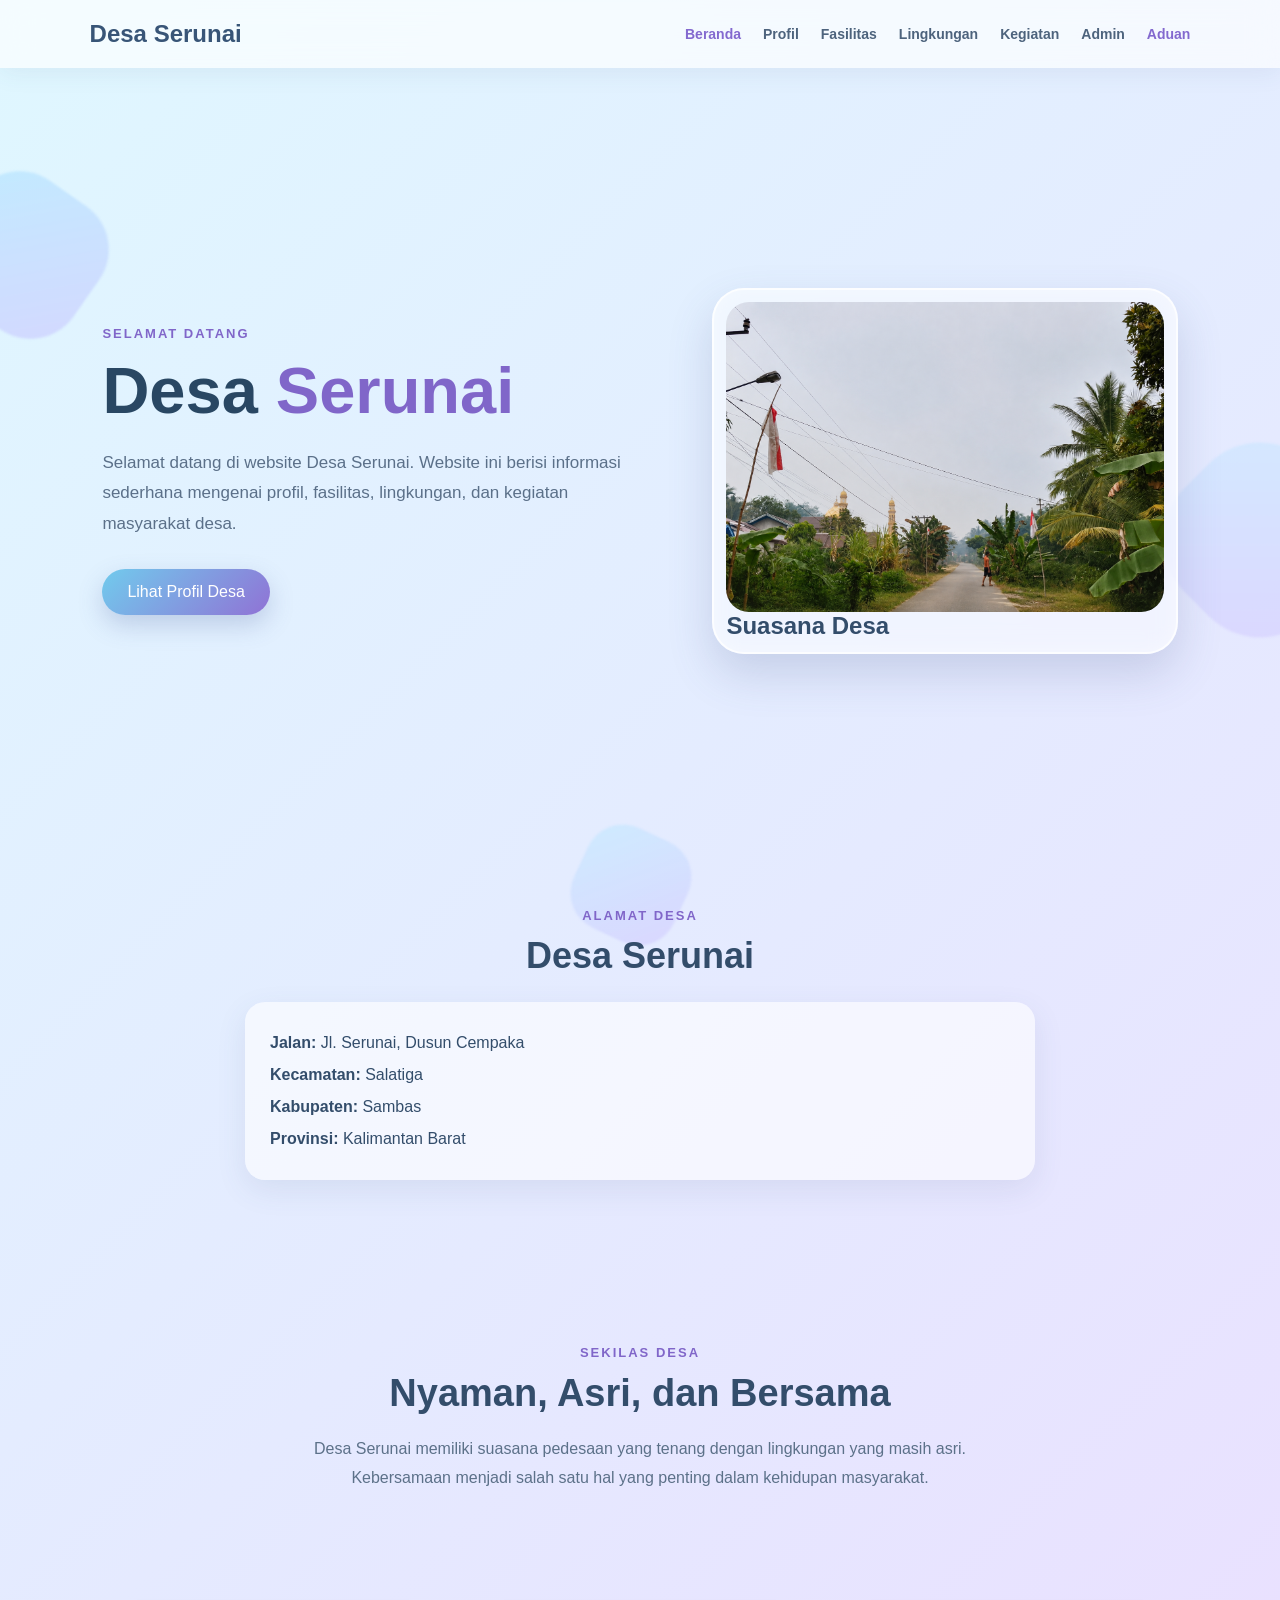
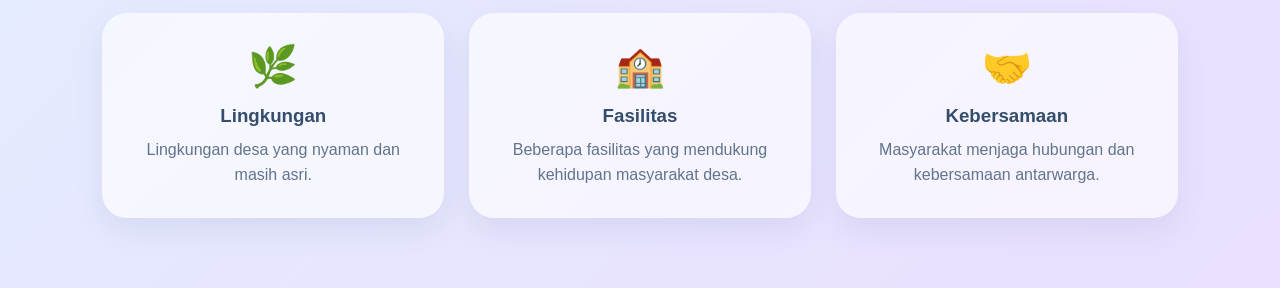
<file: index.html>
<!DOCTYPE html>
<html lang="id">
<head>
    <meta charset="UTF-8">
    <meta name="viewport" content="width=device-width, initial-scale=1.0">
    <title>Desa Serunai | Beranda</title>
    <link rel="stylesheet" href="style.css">
    <link rel="icon" type="image/png" href="favicon.png">
</head>

<body>

    <div class="shape shape1"></div>
    <div class="shape shape2"></div>
    <div class="shape shape3"></div>

    <header>
        <div class="logo">Desa Serunai</div>

        <nav>
            <a href="index.html" class="active">Beranda</a>
            <a href="profil.html">Profil</a>
            <a href="fasilitas.html">Fasilitas</a>
            <a href="lingkungan.html">Lingkungan</a>
            <a href="kegiatan.html">Kegiatan</a>
            <a href="admin.html">Admin</a>
            <a href="aduan.html" class="active">Aduan</a>
        </nav>
    </header>

    <main>

        <section class="hero">

            <div class="hero-text">
                <p class="label">SELAMAT DATANG</p>

                <h1>Desa <span>Serunai</span></h1>

                <p class="description">
                    Selamat datang di website Desa Serunai.
                    Website ini berisi informasi sederhana
                    mengenai profil, fasilitas, lingkungan,
                    dan kegiatan masyarakat desa.
                </p>

                <a href="profil.html" class="button">
                    Lihat Profil Desa
                </a>
            </div>

            <div class="foto-frame hero-frame">
              
                <img src="images/desa.png" 
                  alt="Pemandangan Desa Serunai">
              <h2>Suasana Desa</h2>

                <p>
                </p>

            </div>


            </div>
          



        </section>


        <section class="alamat">

            <p class="label">ALAMAT DESA</p>

            <h2>Desa Serunai</h2>

            <div class="alamat-box">
                <p><strong>Jalan:</strong> Jl. Serunai, Dusun Cempaka</p>
                <p><strong>Kecamatan:</strong> Salatiga</p>
                <p><strong>Kabupaten:</strong> Sambas</p>
                <p><strong>Provinsi:</strong> Kalimantan Barat</p>
            </div>

        </section>


        <section class="intro">

            <p class="label">SEKILAS DESA</p>

            <h2>Nyaman, Asri, dan Bersama</h2>

            <p>
                Desa Serunai memiliki suasana pedesaan yang
                tenang dengan lingkungan yang masih asri.
                Kebersamaan menjadi salah satu hal yang
                penting dalam kehidupan masyarakat.
            </p>

        </section>


        <section class="cards">

            <div class="card">
                <div class="icon">🌿</div>
                <h3>Lingkungan</h3>
                <p>
                    Lingkungan desa yang nyaman dan masih asri.
                </p>
            </div>

            <div class="card">
                <div class="icon">🏫</div>
                <h3>Fasilitas</h3>
                <p>
                    Beberapa fasilitas yang mendukung kehidupan
                    masyarakat desa.
                </p>
            </div>

            <div class="card">
                <div class="icon">🤝</div>
                <h3>Kebersamaan</h3>
                <p>
                    Masyarakat menjaga hubungan dan kebersamaan
                    antarwarga.
                </p>
            </div>

        </section>

    </main>

    <script src="script.js"></script>

</body>
</html>
</file>
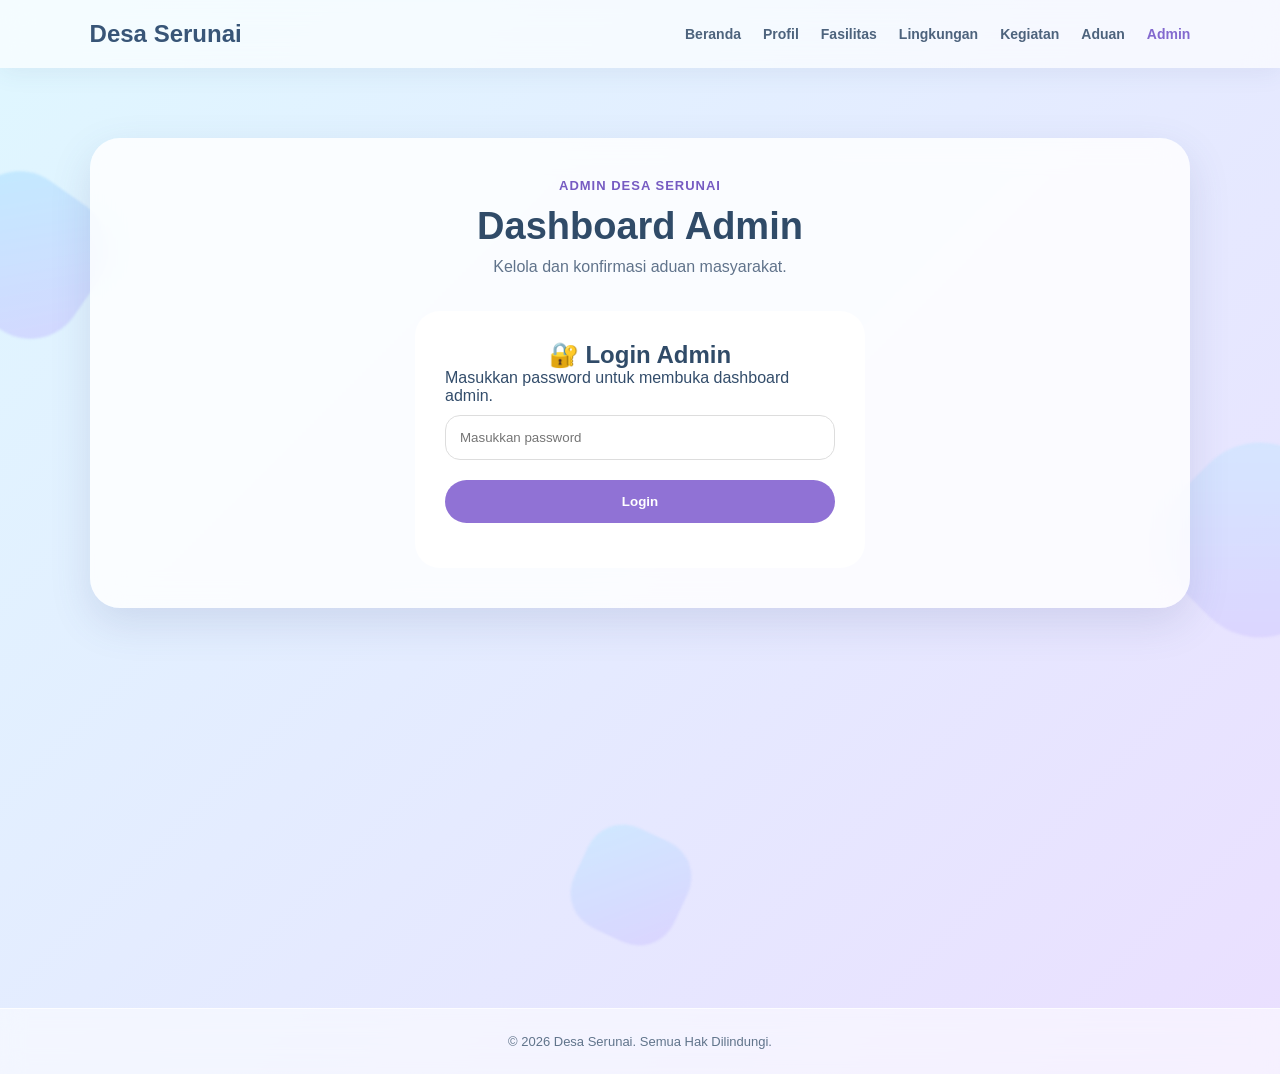
<file: admin.html>
<!DOCTYPE html>
<html lang="id">

<head>
    <meta charset="UTF-8">
    <meta name="viewport" content="width=device-width, initial-scale=1.0">

    <title>Admin | Desa Serunai</title>

    <link rel="stylesheet" href="style.css">
    <link rel="icon" type="image/png" href="favicon.png">

    <style>

        .admin-page {
            min-height: 100vh;
            padding: 70px 6%;
        }

        .admin-box {
            max-width: 1100px;
            margin: auto;
            padding: 40px;
            background: rgba(255,255,255,0.82);
            border-radius: 30px;
            box-shadow: 0 15px 40px rgba(75,90,140,0.15);
            backdrop-filter: blur(15px);
        }

        .admin-header {
            text-align: center;
            margin-bottom: 35px;
        }

        .admin-header .label {
            color: #765bc2;
            font-weight: bold;
            letter-spacing: 1px;
        }

        .admin-header h1 {
            color: #304b68;
            font-size: 38px;
            margin: 10px 0;
        }

        .admin-header p {
            color: #60738b;
        }

        /* LOGIN */

        #loginAdmin {
            max-width: 450px;
            margin: auto;
            padding: 30px;
            background: rgba(255,255,255,0.9);
            border-radius: 25px;
        }

        #loginAdmin h2 {
            text-align: center;
            color: #304b68;
        }

        .input-admin {
            width: 100%;
            box-sizing: border-box;
            padding: 14px;
            margin: 10px 0 20px;
            border: 1px solid #ddd;
            border-radius: 15px;
            outline: none;
        }

        .button-admin {
            width: 100%;
            padding: 14px;
            border: none;
            border-radius: 25px;
            background: #9072d5;
            color: white;
            font-weight: bold;
            cursor: pointer;
        }

        .button-admin:hover {
            opacity: 0.85;
        }

        #pesanLogin {
            text-align: center;
            color: #d9534f;
            font-weight: bold;
            margin-top: 15px;
        }

        /* DASHBOARD */

        #dashboardAdmin {
            display: none;
        }

        .logout-button {
            display: block;
            margin: 0 0 25px auto;
            padding: 10px 20px;
            border: none;
            border-radius: 20px;
            background: #d98b8b;
            color: white;
            cursor: pointer;
        }

        .aduan-card {
            background: rgba(255,255,255,0.9);
            padding: 25px;
            margin-bottom: 20px;
            border-radius: 22px;
            border: 1px solid #eee;
            box-shadow: 0 8px 20px rgba(75,90,140,0.08);
        }

        .aduan-card h3 {
            color: #304b68;
            margin-top: 0;
        }

        .aduan-card p {
            color: #526984;
            line-height: 1.6;
        }

        .token-admin {
            display: inline-block;
            padding: 7px 12px;
            border-radius: 15px;
            background: #eee8ff;
            color: #765bc2;
            font-weight: bold;
        }

        .status-admin {
            display: inline-block;
            padding: 7px 12px;
            border-radius: 15px;
            background: #eee8ff;
            color: #765bc2;
            font-weight: bold;
        }

        .status-confirmed {
            background: #e4f8ed;
            color: #3b9563;
        }

        .confirm-button {
            margin-top: 15px;
            padding: 12px 22px;
            border: none;
            border-radius: 22px;
            background: #9072d5;
            color: white;
            font-weight: bold;
            cursor: pointer;
        }

        .confirm-button:hover {
            opacity: 0.85;
        }

        .jawaban-admin {
            width: 100%;
            box-sizing: border-box;
            padding: 12px;
            margin-top: 15px;
            border: 1px solid #ddd;
            border-radius: 15px;
            min-height: 80px;
            resize: vertical;
        }

        .kosong {
            text-align: center;
            color: #60738b;
            padding: 30px;
        }

        @media(max-width:700px) {

            .admin-page {
                padding: 40px 4%;
            }

            .admin-box {
                padding: 25px 20px;
            }

            .admin-header h1 {
                font-size: 30px;
            }

        }

    </style>

</head>


<body>

    <!-- DEKORASI -->

    <div class="shape shape1"></div>
    <div class="shape shape2"></div>
    <div class="shape shape3"></div>


    <!-- NAVIGASI -->

    <header>

        <div class="logo">
            Desa Serunai
        </div>

        <nav>

            <a href="index.html">
                Beranda
            </a>

            <a href="profil.html">
                Profil
            </a>

            <a href="fasilitas.html">
                Fasilitas
            </a>

            <a href="lingkungan.html">
                Lingkungan
            </a>

            <a href="kegiatan.html">
                Kegiatan
            </a>

            <a href="aduan.html">
                Aduan
            </a>

            <a href="admin.html" class="active">
                Admin
            </a>

        </nav>

    </header>


    <!-- HALAMAN ADMIN -->

    <main class="admin-page">

        <div class="admin-box">


            <!-- HEADER -->

            <div class="admin-header">

                <p class="label">
                    ADMIN DESA SERUNAI
                </p>

                <h1>
                    Dashboard Admin
                </h1>

                <p>
                    Kelola dan konfirmasi aduan masyarakat.
                </p>

            </div>


            <!-- =========================
                 LOGIN
            ========================= -->

            <div id="loginAdmin">

                <h2>
                    🔐 Login Admin
                </h2>

                <p>
                    Masukkan password untuk membuka dashboard admin.
                </p>

                <input
                    type="password"
                    id="passwordAdmin"
                    class="input-admin"
                    placeholder="Masukkan password"
                >

                <button
                    class="button-admin"
                    onclick="loginAdmin()"
                >
                    Login
                </button>

                <div id="pesanLogin"></div>

            </div>


            <!-- =========================
                 DASHBOARD
            ========================= -->

            <div id="dashboardAdmin">

                <button
                    class="logout-button"
                    onclick="logoutAdmin()"
                >
                    Logout
                </button>


                <h2>
                    📋 Daftar Aduan Masyarakat
                </h2>


                <div id="daftarAduan">

                    <p class="kosong">
                        ⏳ Memuat data aduan...
                    </p>

                </div>

            </div>

        </div>

    </main>


    <!-- FOOTER -->

    <footer>

        <p>
            © 2026 Desa Serunai. Semua Hak Dilindungi.
        </p>

    </footer>


    <!-- JAVASCRIPT -->

    <script>

        // =========================
        // API ADUAN
        // =========================

        const API_ADUAN =
        "https://script.google.com/macros/s/AKfycbw-L7IMYuUM44FBT_hWW8Sn0xzvXvfEPaYpT8M7Yvt_8tvaSo9ZchyL3w4gG29xix02/exec";


        // =========================
        // PASSWORD ADMIN
        // =========================

        const PASSWORD_ADMIN = "admin123";


        // =========================
        // LOGIN
        // =========================

        function loginAdmin() {

            const password =
                document.getElementById(
                    "passwordAdmin"
                ).value;

            const pesan =
                document.getElementById(
                    "pesanLogin"
                );


            if (password === PASSWORD_ADMIN) {

                localStorage.setItem(
                    "loginAdmin",
                    "true"
                );

                document.getElementById(
                    "loginAdmin"
                ).style.display = "none";

                document.getElementById(
                    "dashboardAdmin"
                ).style.display = "block";

                pesan.innerHTML = "";

                tampilkanAduan();

            } else {

                pesan.innerHTML =
                    "❌ Password salah.";

            }

        }


        // =========================
        // ENTER UNTUK LOGIN
        // =========================

        document
            .getElementById("passwordAdmin")
            .addEventListener(
                "keydown",
                function(event) {

                    if (event.key === "Enter") {

                        loginAdmin();

                    }

                }
            );


        // =========================
        // LOGOUT
        // =========================

        function logoutAdmin() {

            localStorage.removeItem(
                "loginAdmin"
            );

            location.reload();

        }


        // =========================
        // CEK LOGIN
        // =========================

        if (
            localStorage.getItem(
                "loginAdmin"
            ) === "true"
        ) {

            document.getElementById(
                "loginAdmin"
            ).style.display = "none";

            document.getElementById(
                "dashboardAdmin"
            ).style.display = "block";

            tampilkanAduan();

        }


        // =========================
        // AMBIL DATA ADUAN
        // =========================

        async function tampilkanAduan() {

            const daftar =
                document.getElementById(
                    "daftarAduan"
                );


            daftar.innerHTML =
                "<p class='kosong'>⏳ Memuat data aduan...</p>";


            try {

                const response =
                    await fetch(
                        API_ADUAN +
                        "?action=getAduan&t=" +
                        new Date().getTime()
                    );


                const data =
                    await response.json();


                if (
                    !data ||
                    data.length === 0
                ) {

                    daftar.innerHTML =
                        "<p class='kosong'>📭 Belum ada aduan masyarakat.</p>";

                    return;

                }


                daftar.innerHTML = "";


                data.reverse().forEach(
                    function(item) {

                        const card =
                            document.createElement(
                                "div"
                            );

                        card.className =
                            "aduan-card";


                        const sudahKonfirmasi =
                            item.status ===
                            "Terkonfirmasi";


                        card.innerHTML = `

                            <h3>
                                ${item.judul || "Tanpa Judul"}
                            </h3>

                            <p>
                                <strong>Nama:</strong>
                                ${item.nama || "-"}
                            </p>

                            <p>
                                <strong>Email:</strong>
                                ${item.email || "-"}
                            </p>

                            <p>
                                <strong>Kategori:</strong>
                                ${item.kategori || "-"}
                            </p>

                            <p>
                                <strong>Deskripsi:</strong><br>
                                ${item.deskripsi || "-"}
                            </p>

                            <p>
                                <strong>Token:</strong><br>
                                <span class="token-admin">
                                    ${item.token || "-"}
                                </span>
                            </p>

                            <p>
                                <strong>Status:</strong><br>

                                <span class="
                                    status-admin
                                    ${sudahKonfirmasi ? "status-confirmed" : ""}
                                ">
                                    ${
                                        sudahKonfirmasi
                                        ? "✓ Terkonfirmasi"
                                        : "🕐 Menunggu"
                                    }
                                </span>

                            </p>

                            ${
                                sudahKonfirmasi
                                ? `
                                    <p>
                                        <strong>Jawaban Admin:</strong><br>
                                        ${item.jawaban || "Tidak ada jawaban."}
                                    </p>
                                `
                                : `
                                    <textarea
                                        class="jawaban-admin"
                                        id="jawaban-${item.baris}"
                                        placeholder="Tulis jawaban admin..."
                                    ></textarea>

                                    <br>

                                    <button
                                        class="confirm-button"
                                        onclick="konfirmasiAduan(${item.baris})"
                                    >
                                        ✓ Konfirmasi Aduan
                                    </button>
                                `
                            }

                        `;


                        daftar.appendChild(card);

                    }
                );


            } catch (error) {

                console.error(error);

                daftar.innerHTML =
                    "<p class='kosong'>❌ Gagal mengambil data aduan.</p>";

            }

        }


        // =========================
        // KONFIRMASI ADUAN
        // =========================

        async function konfirmasiAduan(baris) {

            const jawaban =
                document.getElementById(
                    "jawaban-" + baris
                ).value.trim();


            if (!jawaban) {

                alert(
                    "Silakan isi jawaban admin terlebih dahulu."
                );

                return;

            }


            try {

                const response =
                    await fetch(
                        API_ADUAN,
                        {
                            method: "POST",

                            body: JSON.stringify({

                                action:
                                    "updateStatus",

                                baris:
                                    baris,

                                status:
                                    "Terkonfirmasi",

                                jawaban:
                                    jawaban

                            })
                        }
                    );


                const hasil =
                    await response.json();


                if (
                    hasil.status ===
                    "success"
                ) {

                    alert(
                        "✅ Aduan berhasil dikonfirmasi!"
                    );

                    tampilkanAduan();

                } else {

                    alert(
                        "❌ Gagal mengkonfirmasi aduan."
                    );

                }


            } catch (error) {

                console.error(error);

                alert(
                    "❌ Terjadi kesalahan."
                );

            }

        }

    </script>

</body>

</html>
</file>
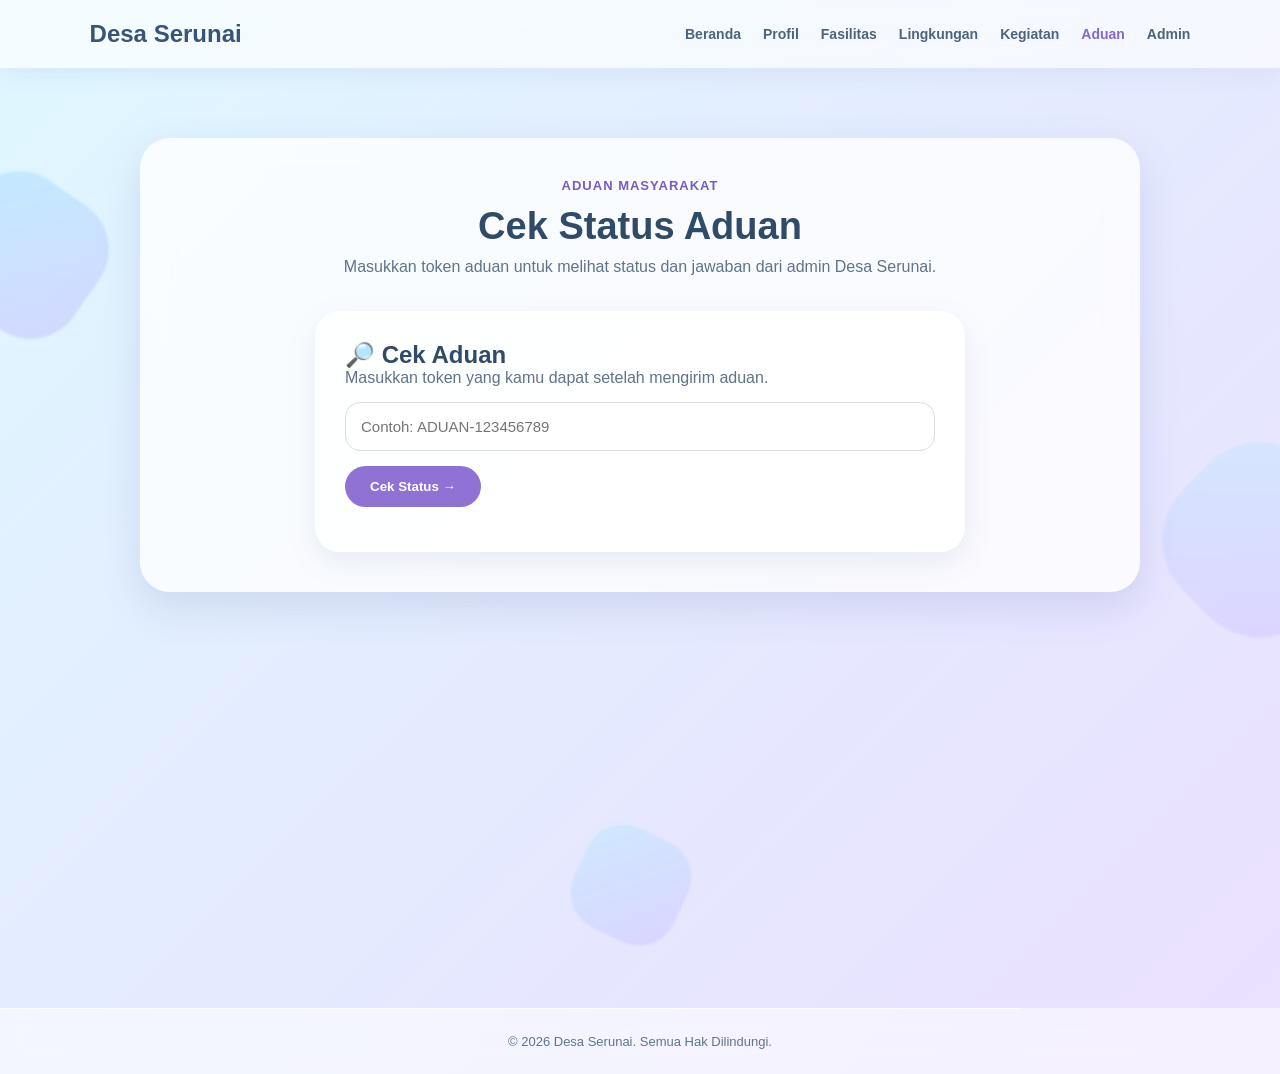
<file: aduan.html>
<!DOCTYPE html>
<html lang="id">

<head>

    <meta charset="UTF-8">

    <meta name="viewport"
        content="width=device-width, initial-scale=1.0">

    <title>Aduan | Desa Serunai</title>

    <link rel="stylesheet" href="style.css">
    <link rel="icon" type="image/png" href="favicon.png">

    <style>

        .aduan-page {
            min-height: 100vh;
            padding: 70px 6%;
        }

        .aduan-box {
            max-width: 1000px;
            margin: auto;
            padding: 40px;
            background: rgba(255,255,255,0.78);
            border-radius: 30px;
            box-shadow: 0 15px 40px rgba(75,90,140,0.15);
            backdrop-filter: blur(15px);
        }

        .aduan-header {
            text-align: center;
            margin-bottom: 35px;
        }

        .aduan-header .label {
            color: #765bc2;
            font-weight: bold;
            letter-spacing: 1px;
        }

        .aduan-header h1 {
            color: #304b68;
            font-size: 38px;
            margin: 10px 0;
        }

        .aduan-header p {
            color: #60738b;
        }

        .cek-box {
            max-width: 650px;
            margin: auto;
            padding: 30px;
            background: rgba(255,255,255,0.85);
            border-radius: 25px;
            box-shadow: 0 10px 30px rgba(75,90,140,0.10);
        }

        .cek-box h2 {
            color: #304b68;
            margin-top: 0;
        }

        .cek-box p {
            color: #60738b;
        }

        .token-input {
            width: 100%;
            padding: 15px;
            box-sizing: border-box;
            border: 1px solid #ddd;
            border-radius: 15px;
            outline: none;
            margin: 15px 0;
            font-size: 15px;
        }

        .cek-button {
            padding: 13px 25px;
            border: none;
            border-radius: 25px;
            background: #9072d5;
            color: white;
            font-weight: bold;
            cursor: pointer;
        }

        #hasilAduan {
            display: none;
            margin-top: 30px;
            padding: 25px;
            background: rgba(255,255,255,0.9);
            border-radius: 25px;
            border: 1px solid #eee;
        }

        #hasilAduan h2 {
            color: #304b68;
            margin-top: 0;
        }

        .data-item {
            padding: 12px 0;
            border-bottom: 1px solid #eeeeee;
            color: #526984;
        }

        .data-item strong {
            color: #304b68;
        }

        .status-menunggu {
            display: inline-block;
            padding: 8px 15px;
            border-radius: 20px;
            background: #eee8ff;
            color: #765bc2;
            font-weight: bold;
        }

        .status-terkonfirmasi {
            display: inline-block;
            padding: 8px 15px;
            border-radius: 20px;
            background: #e4f8ed;
            color: #3b9563;
            font-weight: bold;
        }

        .jawaban {
            margin-top: 20px;
            padding: 18px;
            background: #f5f2ff;
            border-radius: 15px;
            color: #526984;
        }

        .pesan-error {
            margin-top: 15px;
            color: #d9534f;
            font-weight: bold;
        }

        @media(max-width:700px) {

            .aduan-page {
                padding: 40px 4%;
            }

            .aduan-box {
                padding: 25px 20px;
            }

            .aduan-header h1 {
                font-size: 30px;
            }

            .cek-box {
                padding: 20px;
            }

        }

    </style>

</head>


<body>


    <div class="shape shape1"></div>
    <div class="shape shape2"></div>
    <div class="shape shape3"></div>


    <header>

        <div class="logo">
            Desa Serunai
        </div>

        <nav>

            <a href="index.html">Beranda</a>

            <a href="profil.html">Profil</a>

            <a href="fasilitas.html">Fasilitas</a>

            <a href="lingkungan.html">Lingkungan</a>

            <a href="kegiatan.html">Kegiatan</a>

            <a href="aduan.html"
               class="active">
                Aduan
            </a>

            <a href="admin.html">
                Admin
            </a>

        </nav>

    </header>


    <main class="aduan-page">

        <div class="aduan-box">


            <div class="aduan-header">

                <p class="label">
                    ADUAN MASYARAKAT
                </p>

                <h1>
                    Cek Status Aduan
                </h1>

                <p>
                    Masukkan token aduan untuk melihat
                    status dan jawaban dari admin Desa Serunai.
                </p>

            </div>


            <div class="cek-box">

                <h2>
                    🔎 Cek Aduan
                </h2>

                <p>
                    Masukkan token yang kamu dapat
                    setelah mengirim aduan.
                </p>


                <input
                    type="text"
                    id="token"
                    class="token-input"
                    placeholder="Contoh: ADUAN-123456789"
                >


                <button
                    type="button"
                    class="cek-button"
                    onclick="cekAduan()">

                    Cek Status →

                </button>


                <div
                    id="pesanError"
                    class="pesan-error">
                </div>


                <div id="hasilAduan">

                    <h2>
                        📋 Detail Aduan
                    </h2>


                    <div class="data-item">
                        <strong>Token:</strong>
                        <span id="hasilToken"></span>
                    </div>


                    <div class="data-item">
                        <strong>Nama:</strong>
                        <span id="hasilNama"></span>
                    </div>


                    <div class="data-item">
                        <strong>Kategori:</strong>
                        <span id="hasilKategori"></span>
                    </div>


                    <div class="data-item">
                        <strong>Judul:</strong>
                        <span id="hasilJudul"></span>
                    </div>


                    <div class="data-item">
                        <strong>Deskripsi:</strong>
                        <span id="hasilDeskripsi"></span>
                    </div>


                    <div class="data-item">

                        <strong>Status:</strong>

                        <span id="hasilStatus"></span>

                    </div>


                    <div class="jawaban">

                        <strong>
                            💬 Jawaban Admin
                        </strong>

                        <br><br>

                        <span id="hasilJawaban">
                            Belum ada jawaban dari admin.
                        </span>

                    </div>

                </div>

            </div>

        </div>

    </main>


    <footer>

        <p>
            © 2026 Desa Serunai. Semua Hak Dilindungi.
        </p>

    </footer>



    <script>

        const API_ADUAN =
            "https://script.google.com/macros/s/AKfycbw-L7IMYuUM44FBT_hWW8Sn0xzvXvfEPaYpT8M7Yvt_8tvaSo9ZchyL3w4gG29xix02/exec";


        async function cekAduan() {


            const token =
                document
                    .getElementById("token")
                    .value
                    .trim();


            const pesanError =
                document.getElementById(
                    "pesanError"
                );


            const hasilAduan =
                document.getElementById(
                    "hasilAduan"
                );


            pesanError.innerHTML = "";

            hasilAduan.style.display =
                "none";


            if (!token) {

                pesanError.innerHTML =
                    "❌ Silakan masukkan token aduan.";

                return;

            }


            try {


                const response =
                    await fetch(

                        API_ADUAN +

                        "?action=cekAduan&token=" +

                        encodeURIComponent(
                            token
                        ) +

                        "&t=" +

                        Date.now()

                    );


                const hasil =
                    await response.json();


                console.log(
                    "HASIL CEK:",
                    hasil
                );


                if (
                    hasil.status !==
                    "success"
                ) {

                    pesanError.innerHTML =
                        "❌ Token aduan tidak ditemukan.";

                    return;

                }


                const data =
                    hasil.data;


                document.getElementById(
                    "hasilToken"
                ).textContent =
                    data.id;


                document.getElementById(
                    "hasilNama"
                ).textContent =
                    data.nama;


                document.getElementById(
                    "hasilKategori"
                ).textContent =
                    data.kategori;


                document.getElementById(
                    "hasilJudul"
                ).textContent =
                    data.judul;


                document.getElementById(
                    "hasilDeskripsi"
                ).textContent =
                    data.deskripsi;


                const status =
                    document.getElementById(
                        "hasilStatus"
                    );


                if (
                    data.statusAduan ===
                    "Terkonfirmasi"
                ) {

                    status.innerHTML =
                        '<span class="status-terkonfirmasi">' +
                        '✓ Terkonfirmasi' +
                        '</span>';

                } else {

                    status.innerHTML =
                        '<span class="status-menunggu">' +
                        '🕐 Menunggu' +
                        '</span>';

                }


                document.getElementById(
                    "hasilJawaban"
                ).textContent =
                    data.jawaban ||
                    "Belum ada jawaban dari admin.";


                hasilAduan.style.display =
                    "block";


            } catch (error) {

                console.error(error);

                pesanError.innerHTML =
                    "❌ Terjadi kesalahan saat mengecek aduan.";

            }

        }


        document
            .getElementById("token")
            .addEventListener(
                "keydown",
                function(event) {

                    if (
                        event.key ===
                        "Enter"
                    ) {

                        cekAduan();

                    }

                }
            );

    </script>

</body>

</html>
</file>
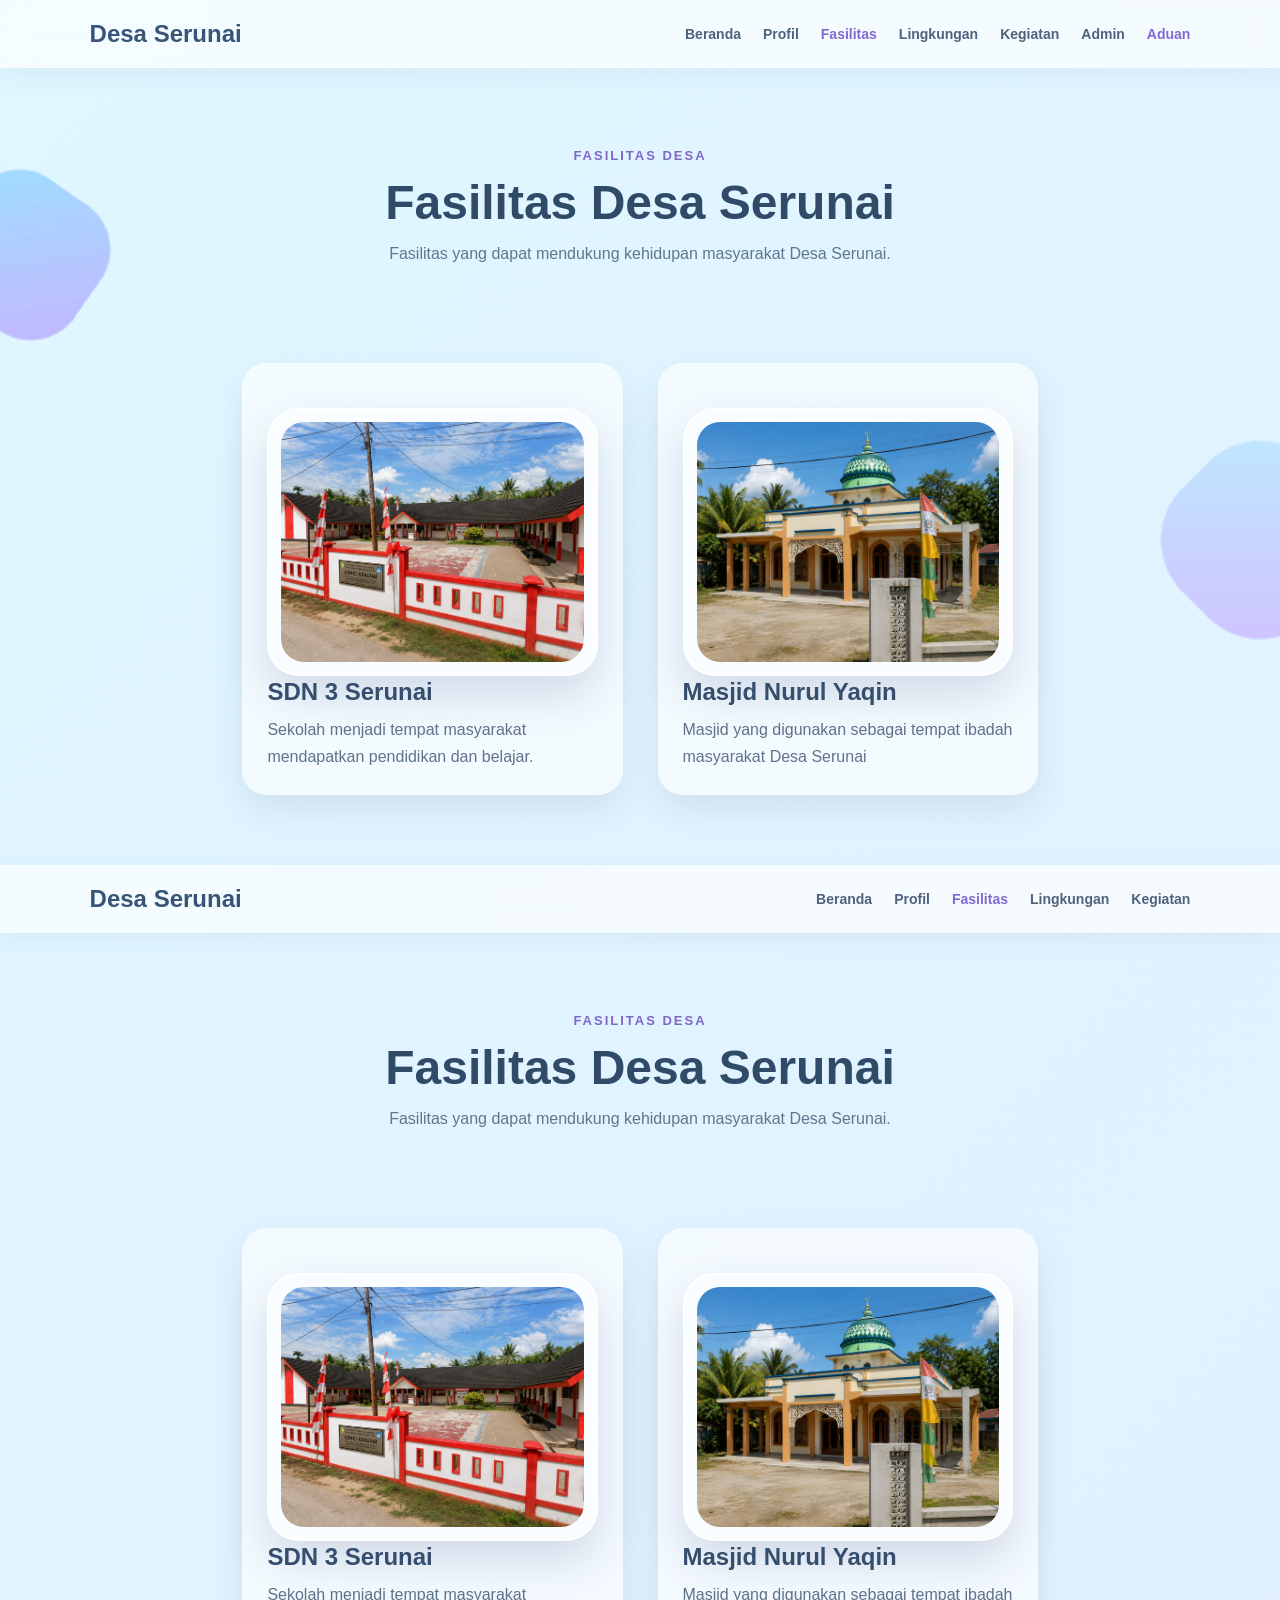
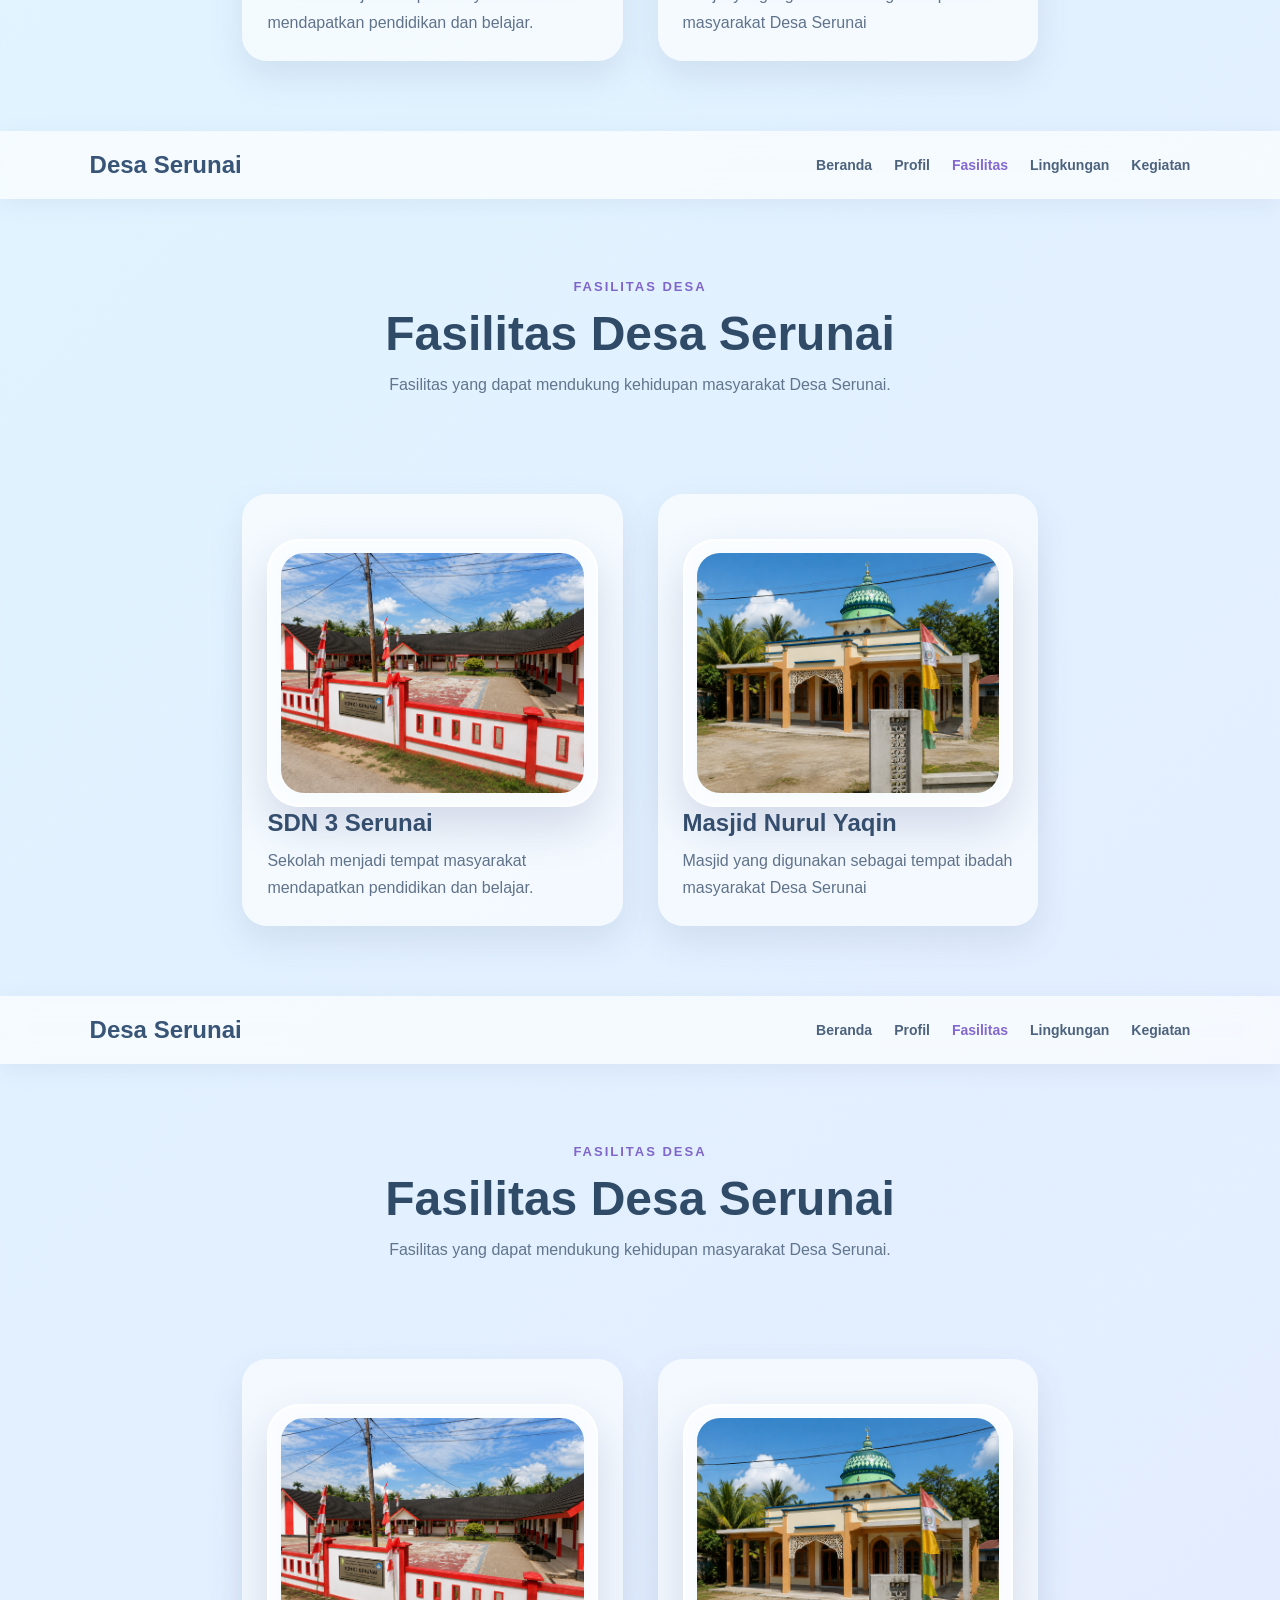
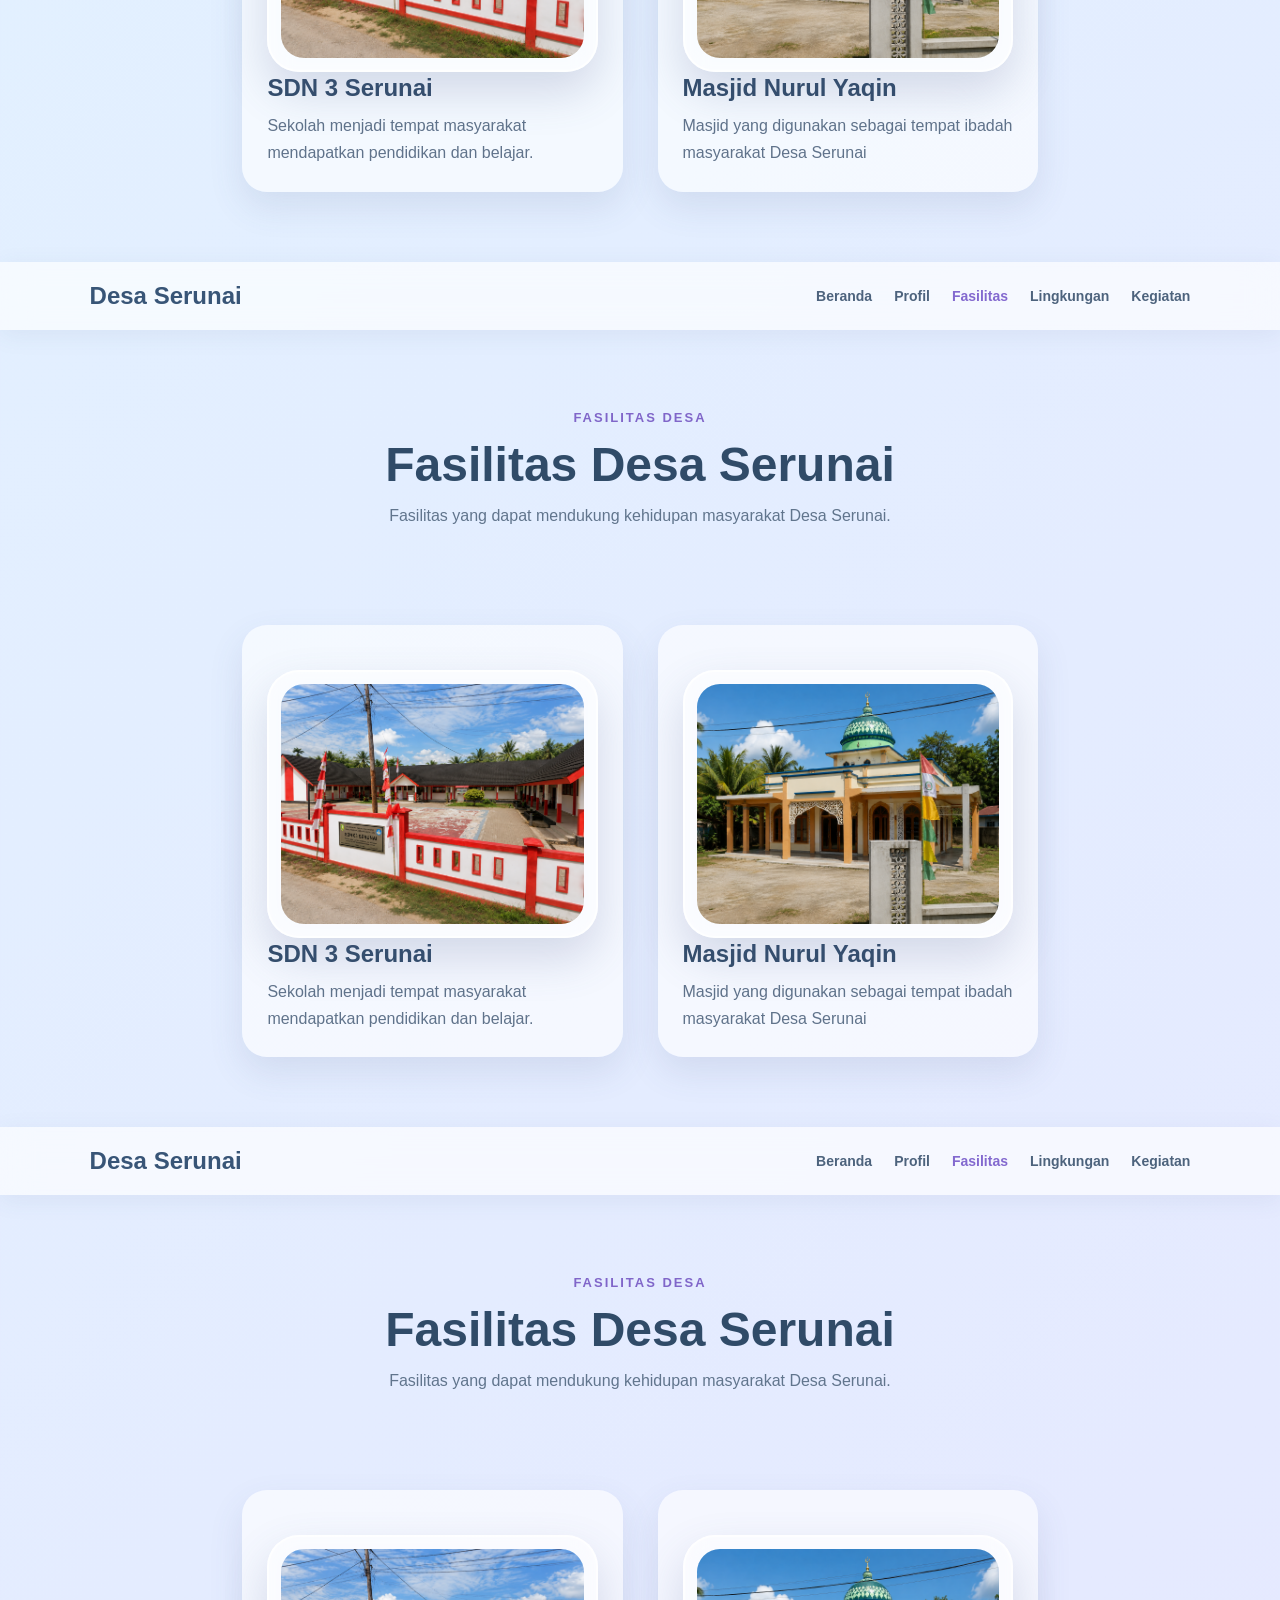
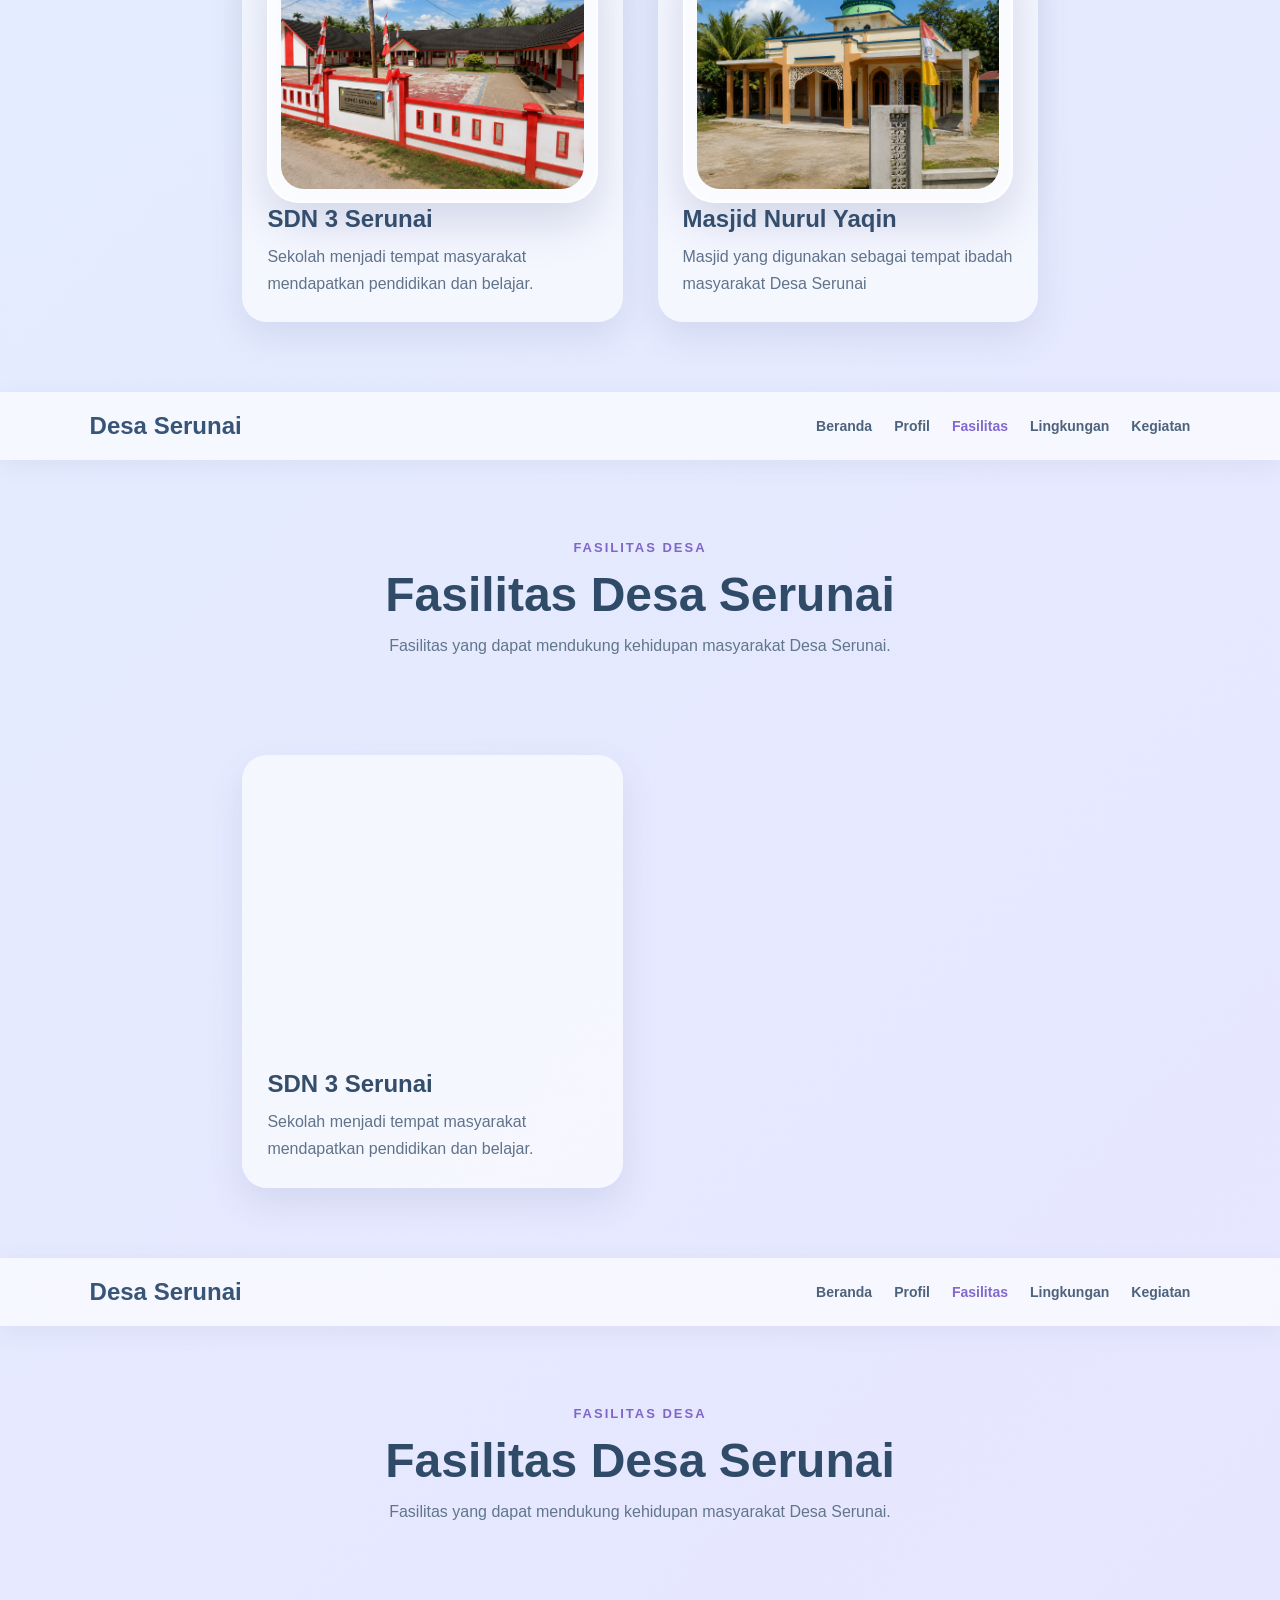
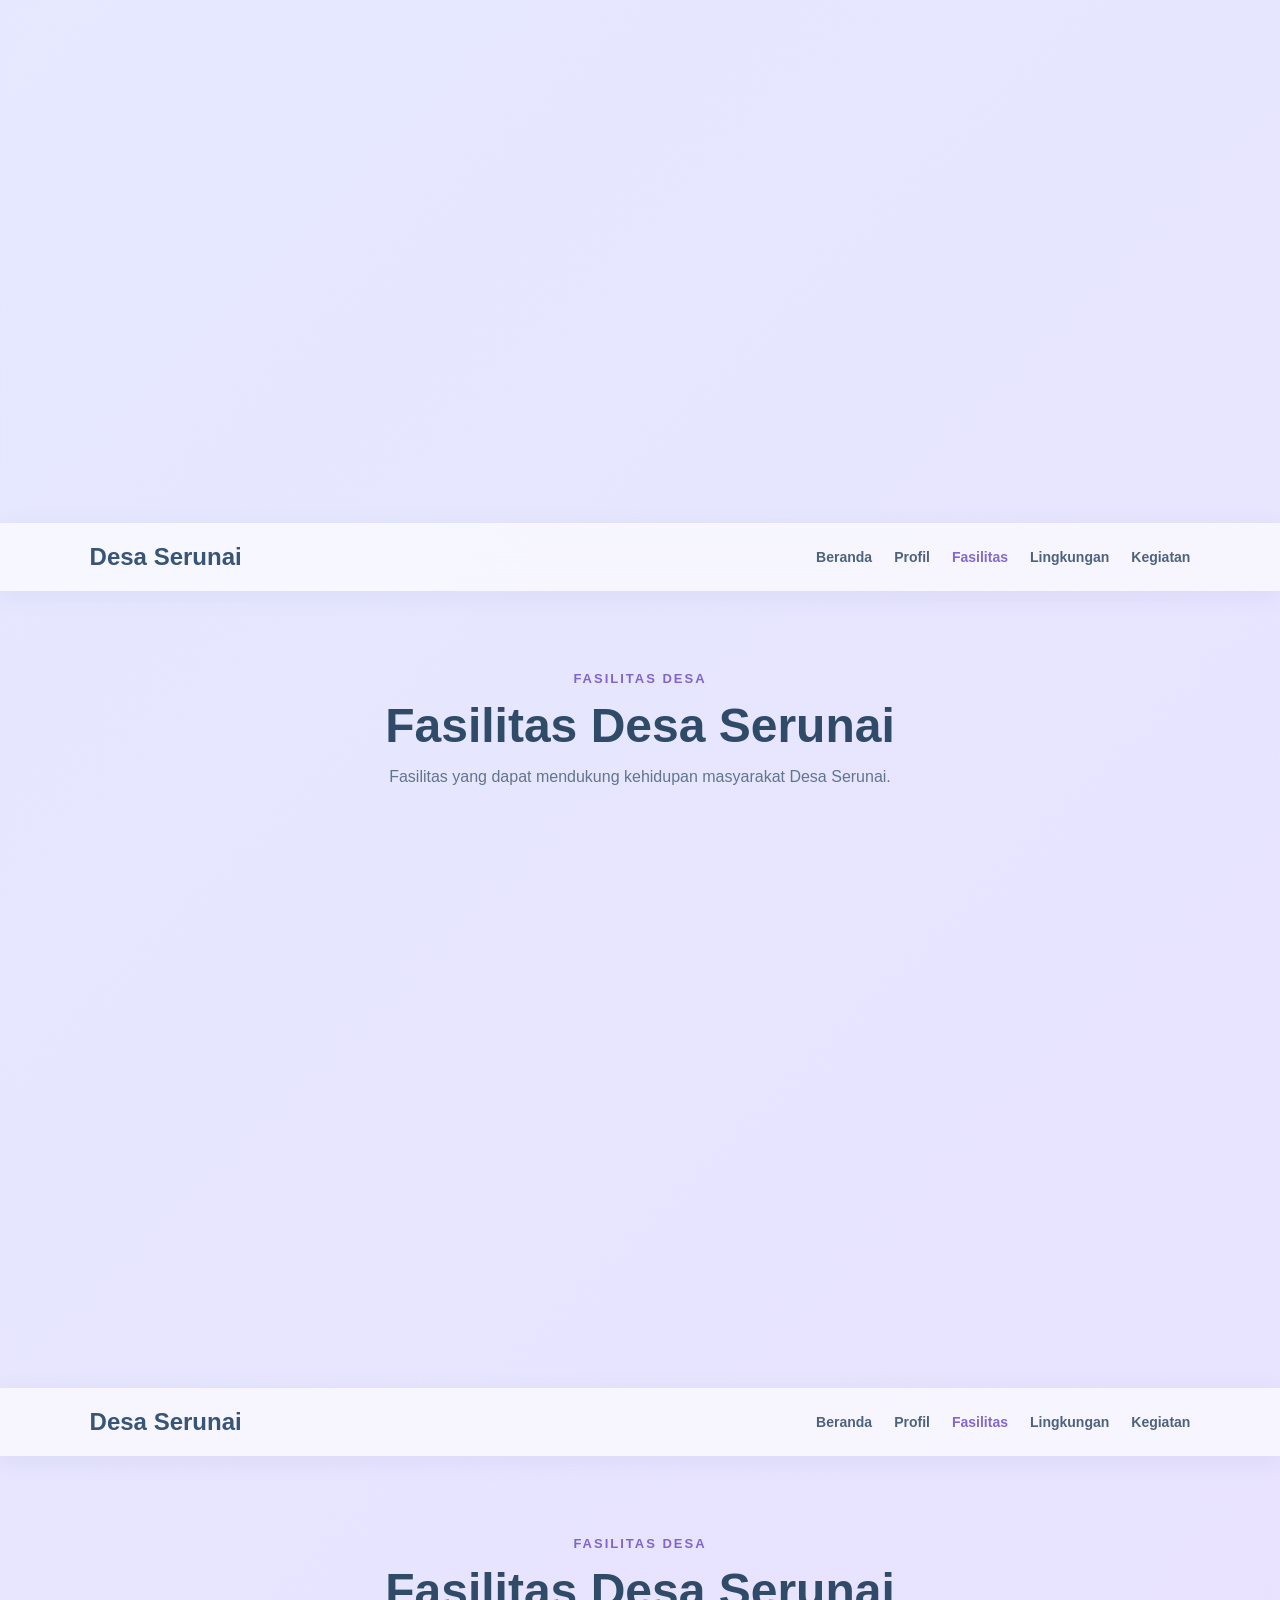
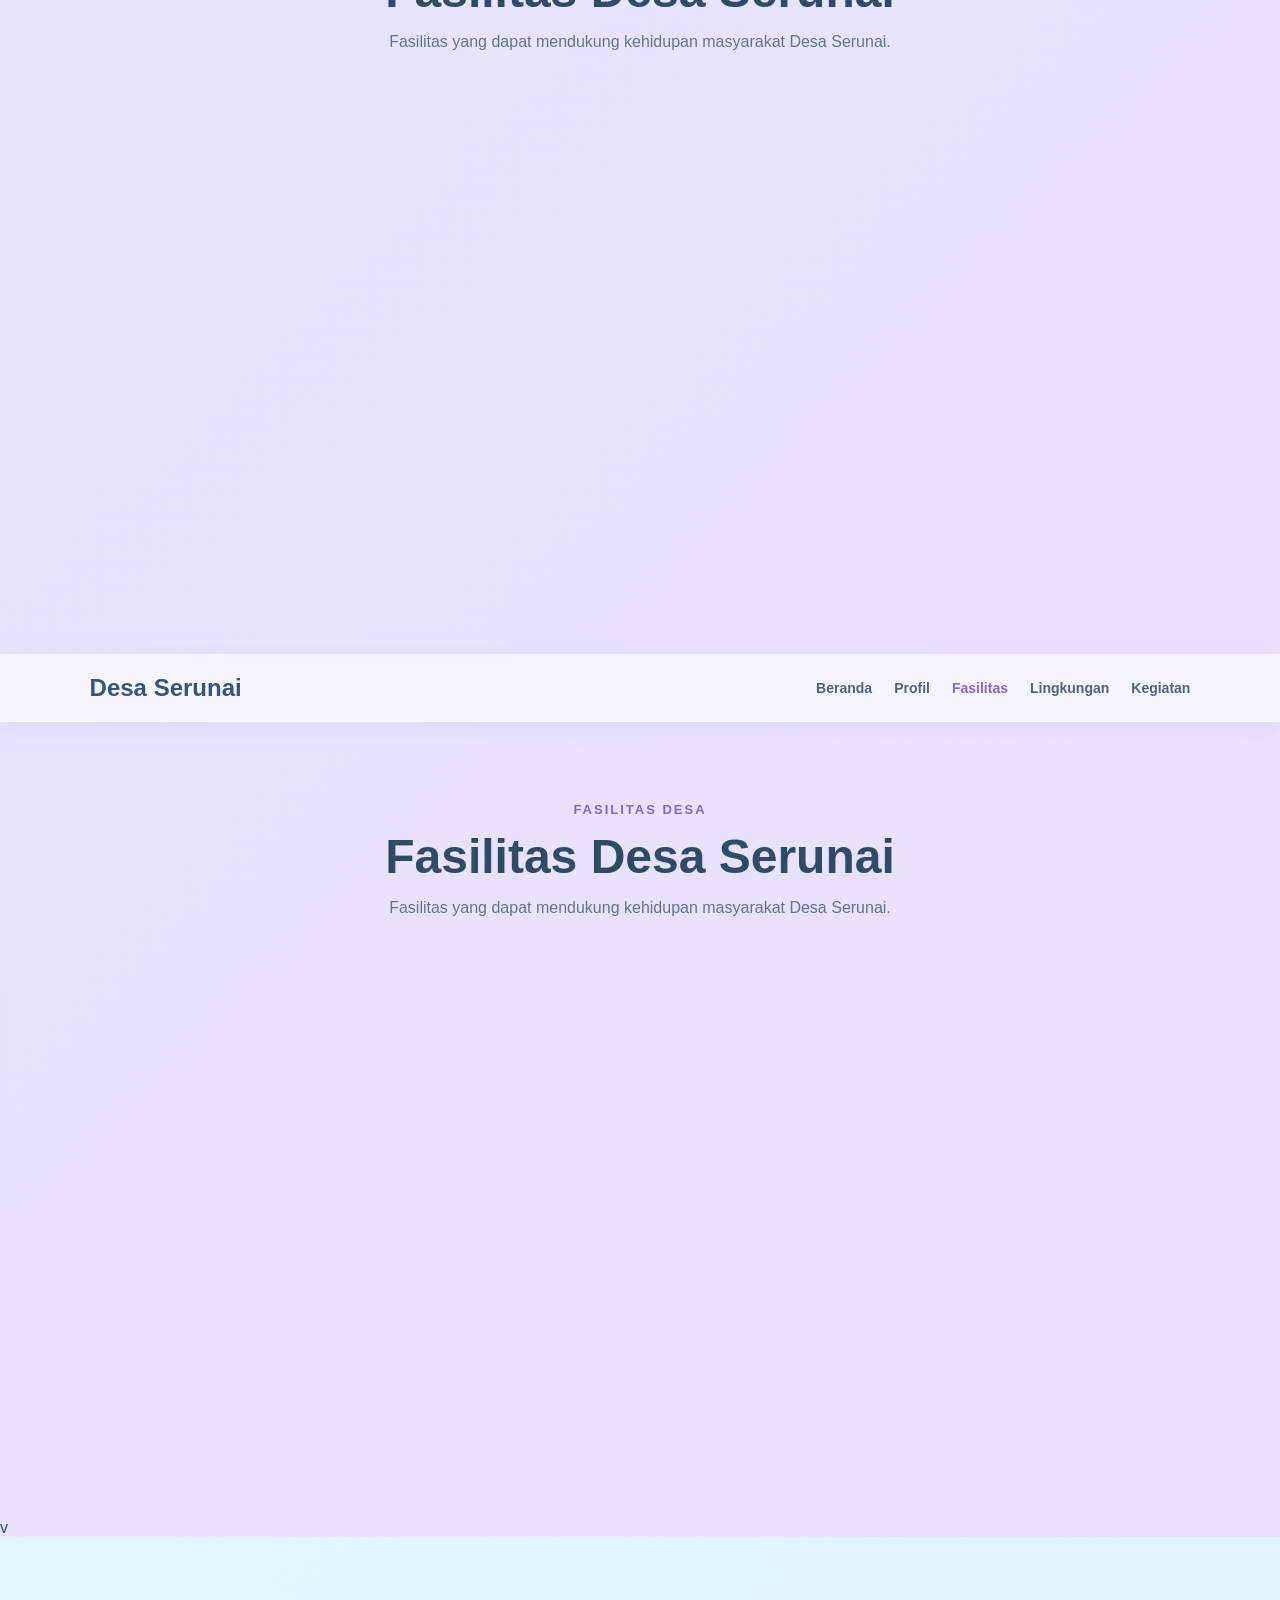
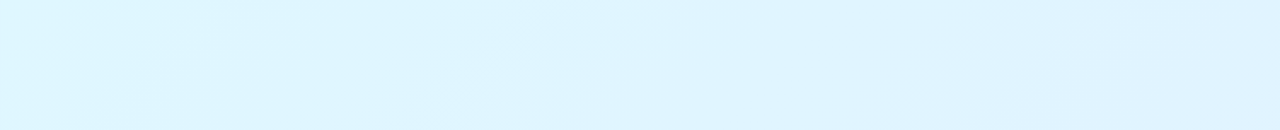
<file: fasilitas.html>
<!DOCTYPE html>
<html lang="id">
<head>
    <meta charset="UTF-8">
    <meta name="viewport" content="width=device-width, initial-scale=1.0">
    <title>Desa Serunai | Fasilitas</title>
    <link rel="stylesheet" href="style.css">
    <link rel="icon" type="image/png" href="favicon.png">
</head>

<body>

    <div class="shape shape1"></div>
    <div class="shape shape2"></div>

    <header>
        <div class="logo">Desa Serunai</div>

        <nav>
            <a href="index.html">Beranda</a>
            <a href="profil.html">Profil</a>
            <a href="fasilitas.html" class="active">Fasilitas</a>
            <a href="lingkungan.html">Lingkungan</a>
            <a href="kegiatan.html">Kegiatan</a>
            <a href="admin.html">Admin</a>
            <a href="aduan.html" class="active">Aduan</a>
        </nav>
    </header>

    <main>

        <section class="page-title">

            <p class="label">FASILITAS DESA</p>

            <h1>Fasilitas Desa Serunai</h1>

            <p>
                Fasilitas yang dapat mendukung kehidupan
                masyarakat Desa Serunai.
            </p>

        </section>


        <section class="facility">

            <div class="facility-card">

                <div class="foto-frame small-frame">
                    <img src="images/sd.jpeg" alt="Sekolah Desa Serunai">
                </div>

                <h2 class="nama-fasilitas" id="nama-sekolah">SDN 3 Serunai</h2>

<p class="deskripsi-fasilitas" id="deskripsi-sekolah">
Sekolah menjadi tempat masyarakat mendapatkan pendidikan dan belajar.
</p>

            </div>


            <div class="facility-card">

                <div class="foto-frame small-frame">
                    <img src="images/masjid.jpeg" alt="Masjid Desa Serunai">
                </div>

               <h2 class="nama-fasilitas">Masjid Nurul Yaqin</h2>

<p class="deskripsi-fasilitas">
Masjid yang digunakan sebagai tempat ibadah masyarakat Desa Serunai
</p>

            </div>

        </section>

    </main>

    <script src="script.js"></script>

</body>
</html><!DOCTYPE html>
<html lang="id">
<head>
    <meta charset="UTF-8">
    <meta name="viewport" content="width=device-width, initial-scale=1.0">
    <title>Desa Serunai | Fasilitas</title>
    <link rel="stylesheet" href="style.css">
</head>

<body>

    <div class="shape shape1"></div>
    <div class="shape shape2"></div>

    <header>
        <div class="logo">Desa Serunai</div>

        <nav>
            <a href="index.html">Beranda</a>
            <a href="profil.html">Profil</a>
            <a href="fasilitas.html" class="active">Fasilitas</a>
            <a href="lingkungan.html">Lingkungan</a>
            <a href="kegiatan.html">Kegiatan</a>
        </nav>
    </header>

    <main>

        <section class="page-title">

            <p class="label">FASILITAS DESA</p>

            <h1>Fasilitas Desa Serunai</h1>

            <p>
                Fasilitas yang dapat mendukung kehidupan
                masyarakat Desa Serunai.
            </p>

        </section>


        <section class="facility">

            <div class="facility-card">

                <div class="foto-frame small-frame">
                    <img src="images/sd.jpeg" alt="Sekolah Desa Serunai">
                </div>

                <h2 class="nama-fasilitas" id="nama-sekolah">SDN 3 Serunai</h2>

<p class="deskripsi-fasilitas" id="deskripsi-sekolah">
Sekolah menjadi tempat masyarakat mendapatkan pendidikan dan belajar.
</p>

            </div>


            <div class="facility-card">

                <div class="foto-frame small-frame">
                    <img src="images/masjid.jpeg" alt="Masjid Desa Serunai">
                </div>

               <h2 class="nama-fasilitas">Masjid Nurul Yaqin</h2>

<p class="deskripsi-fasilitas">
Masjid yang digunakan sebagai tempat ibadah masyarakat Desa Serunai
</p>

            </div>

        </section>

    </main>

    <script src="script.js"></script>

</body>
</html><!DOCTYPE html>
<html lang="id">
<head>
    <meta charset="UTF-8">
    <meta name="viewport" content="width=device-width, initial-scale=1.0">
    <title>Desa Serunai | Fasilitas</title>
    <link rel="stylesheet" href="style.css">
</head>

<body>

    <div class="shape shape1"></div>
    <div class="shape shape2"></div>

    <header>
        <div class="logo">Desa Serunai</div>

        <nav>
            <a href="index.html">Beranda</a>
            <a href="profil.html">Profil</a>
            <a href="fasilitas.html" class="active">Fasilitas</a>
            <a href="lingkungan.html">Lingkungan</a>
            <a href="kegiatan.html">Kegiatan</a>
        </nav>
    </header>

    <main>

        <section class="page-title">

            <p class="label">FASILITAS DESA</p>

            <h1>Fasilitas Desa Serunai</h1>

            <p>
                Fasilitas yang dapat mendukung kehidupan
                masyarakat Desa Serunai.
            </p>

        </section>


        <section class="facility">

            <div class="facility-card">

                <div class="foto-frame small-frame">
                    <img src="images/sd.jpeg" alt="Sekolah Desa Serunai">
                </div>

                <h2 class="nama-fasilitas" id="nama-sekolah">SDN 3 Serunai</h2>

<p class="deskripsi-fasilitas" id="deskripsi-sekolah">
Sekolah menjadi tempat masyarakat mendapatkan pendidikan dan belajar.
</p>

            </div>


            <div class="facility-card">

                <div class="foto-frame small-frame">
                    <img src="images/masjid.jpeg" alt="Masjid Desa Serunai">
                </div>

               <h2 class="nama-fasilitas">Masjid Nurul Yaqin</h2>

<p class="deskripsi-fasilitas">
Masjid yang digunakan sebagai tempat ibadah masyarakat Desa Serunai
</p>

            </div>

        </section>

    </main>

    <script src="script.js"></script>

</body>
</html><!DOCTYPE html>
<html lang="id">
<head>
    <meta charset="UTF-8">
    <meta name="viewport" content="width=device-width, initial-scale=1.0">
    <title>Desa Serunai | Fasilitas</title>
    <link rel="stylesheet" href="style.css">
</head>

<body>

    <div class="shape shape1"></div>
    <div class="shape shape2"></div>

    <header>
        <div class="logo">Desa Serunai</div>

        <nav>
            <a href="index.html">Beranda</a>
            <a href="profil.html">Profil</a>
            <a href="fasilitas.html" class="active">Fasilitas</a>
            <a href="lingkungan.html">Lingkungan</a>
            <a href="kegiatan.html">Kegiatan</a>
        </nav>
    </header>

    <main>

        <section class="page-title">

            <p class="label">FASILITAS DESA</p>

            <h1>Fasilitas Desa Serunai</h1>

            <p>
                Fasilitas yang dapat mendukung kehidupan
                masyarakat Desa Serunai.
            </p>

        </section>


        <section class="facility">

            <div class="facility-card">

                <div class="foto-frame small-frame">
                    <img src="images/sd.jpeg" alt="Sekolah Desa Serunai">
                </div>

                <h2 class="nama-fasilitas" id="nama-sekolah">SDN 3 Serunai</h2>

<p class="deskripsi-fasilitas" id="deskripsi-sekolah">
Sekolah menjadi tempat masyarakat mendapatkan pendidikan dan belajar.
</p>

            </div>


            <div class="facility-card">

                <div class="foto-frame small-frame">
                    <img src="images/masjid.jpeg" alt="Masjid Desa Serunai">
                </div>

               <h2 class="nama-fasilitas">Masjid Nurul Yaqin</h2>

<p class="deskripsi-fasilitas">
Masjid yang digunakan sebagai tempat ibadah masyarakat Desa Serunai
</p>

            </div>

        </section>

    </main>

    <script src="script.js"></script>

</body>
</html><!DOCTYPE html>
<html lang="id">
<head>
    <meta charset="UTF-8">
    <meta name="viewport" content="width=device-width, initial-scale=1.0">
    <title>Desa Serunai | Fasilitas</title>
    <link rel="stylesheet" href="style.css">
</head>

<body>

    <div class="shape shape1"></div>
    <div class="shape shape2"></div>

    <header>
        <div class="logo">Desa Serunai</div>

        <nav>
            <a href="index.html">Beranda</a>
            <a href="profil.html">Profil</a>
            <a href="fasilitas.html" class="active">Fasilitas</a>
            <a href="lingkungan.html">Lingkungan</a>
            <a href="kegiatan.html">Kegiatan</a>
        </nav>
    </header>

    <main>

        <section class="page-title">

            <p class="label">FASILITAS DESA</p>

            <h1>Fasilitas Desa Serunai</h1>

            <p>
                Fasilitas yang dapat mendukung kehidupan
                masyarakat Desa Serunai.
            </p>

        </section>


        <section class="facility">

            <div class="facility-card">

                <div class="foto-frame small-frame">
                    <img src="images/sd.jpeg" alt="Sekolah Desa Serunai">
                </div>

                <h2 class="nama-fasilitas" id="nama-sekolah">SDN 3 Serunai</h2>

<p class="deskripsi-fasilitas" id="deskripsi-sekolah">
Sekolah menjadi tempat masyarakat mendapatkan pendidikan dan belajar.
</p>

            </div>


            <div class="facility-card">

                <div class="foto-frame small-frame">
                    <img src="images/masjid.jpeg" alt="Masjid Desa Serunai">
                </div>

               <h2 class="nama-fasilitas">Masjid Nurul Yaqin</h2>

<p class="deskripsi-fasilitas">
Masjid yang digunakan sebagai tempat ibadah masyarakat Desa Serunai
</p>

            </div>

        </section>

    </main>

    <script src="script.js"></script>

</body>
</html><!DOCTYPE html>
<html lang="id">
<head>
    <meta charset="UTF-8">
    <meta name="viewport" content="width=device-width, initial-scale=1.0">
    <title>Desa Serunai | Fasilitas</title>
    <link rel="stylesheet" href="style.css">
</head>

<body>

    <div class="shape shape1"></div>
    <div class="shape shape2"></div>

    <header>
        <div class="logo">Desa Serunai</div>

        <nav>
            <a href="index.html">Beranda</a>
            <a href="profil.html">Profil</a>
            <a href="fasilitas.html" class="active">Fasilitas</a>
            <a href="lingkungan.html">Lingkungan</a>
            <a href="kegiatan.html">Kegiatan</a>
        </nav>
    </header>

    <main>

        <section class="page-title">

            <p class="label">FASILITAS DESA</p>

            <h1>Fasilitas Desa Serunai</h1>

            <p>
                Fasilitas yang dapat mendukung kehidupan
                masyarakat Desa Serunai.
            </p>

        </section>


        <section class="facility">

            <div class="facility-card">

                <div class="foto-frame small-frame">
                    <img src="images/sd.jpeg" alt="Sekolah Desa Serunai">
                </div>

                <h2 class="nama-fasilitas" id="nama-sekolah">SDN 3 Serunai</h2>

<p class="deskripsi-fasilitas" id="deskripsi-sekolah">
Sekolah menjadi tempat masyarakat mendapatkan pendidikan dan belajar.
</p>

            </div>


            <div class="facility-card">

                <div class="foto-frame small-frame">
                    <img src="images/masjid.jpeg" alt="Masjid Desa Serunai">
                </div>

               <h2 class="nama-fasilitas">Masjid Nurul Yaqin</h2>

<p class="deskripsi-fasilitas">
Masjid yang digunakan sebagai tempat ibadah masyarakat Desa Serunai
</p>

            </div>

        </section>

    </main>

    <script src="script.js"></script>

</body>
</html><!DOCTYPE html>
<html lang="id">
<head>
    <meta charset="UTF-8">
    <meta name="viewport" content="width=device-width, initial-scale=1.0">
    <title>Desa Serunai | Fasilitas</title>
    <link rel="stylesheet" href="style.css">
</head>

<body>

    <div class="shape shape1"></div>
    <div class="shape shape2"></div>

    <header>
        <div class="logo">Desa Serunai</div>

        <nav>
            <a href="index.html">Beranda</a>
            <a href="profil.html">Profil</a>
            <a href="fasilitas.html" class="active">Fasilitas</a>
            <a href="lingkungan.html">Lingkungan</a>
            <a href="kegiatan.html">Kegiatan</a>
        </nav>
    </header>

    <main>

        <section class="page-title">

            <p class="label">FASILITAS DESA</p>

            <h1>Fasilitas Desa Serunai</h1>

            <p>
                Fasilitas yang dapat mendukung kehidupan
                masyarakat Desa Serunai.
            </p>

        </section>


        <section class="facility">

            <div class="facility-card">

                <div class="foto-frame small-frame">
                    <img src="images/sd.jpeg" alt="Sekolah Desa Serunai">
                </div>

                <h2 class="nama-fasilitas" id="nama-sekolah">SDN 3 Serunai</h2>

<p class="deskripsi-fasilitas" id="deskripsi-sekolah">
Sekolah menjadi tempat masyarakat mendapatkan pendidikan dan belajar.
</p>

            </div>


            <div class="facility-card">

                <div class="foto-frame small-frame">
                    <img src="images/masjid.jpeg" alt="Masjid Desa Serunai">
                </div>

               <h2 class="nama-fasilitas">Masjid Nurul Yaqin</h2>

<p class="deskripsi-fasilitas">
Masjid yang digunakan sebagai tempat ibadah masyarakat Desa Serunai
</p>

            </div>

        </section>

    </main>

    <script src="script.js"></script>

</body>
</html><!DOCTYPE html>
<html lang="id">
<head>
    <meta charset="UTF-8">
    <meta name="viewport" content="width=device-width, initial-scale=1.0">
    <title>Desa Serunai | Fasilitas</title>
    <link rel="stylesheet" href="style.css">
</head>

<body>

    <div class="shape shape1"></div>
    <div class="shape shape2"></div>

    <header>
        <div class="logo">Desa Serunai</div>

        <nav>
            <a href="index.html">Beranda</a>
            <a href="profil.html">Profil</a>
            <a href="fasilitas.html" class="active">Fasilitas</a>
            <a href="lingkungan.html">Lingkungan</a>
            <a href="kegiatan.html">Kegiatan</a>
        </nav>
    </header>

    <main>

        <section class="page-title">

            <p class="label">FASILITAS DESA</p>

            <h1>Fasilitas Desa Serunai</h1>

            <p>
                Fasilitas yang dapat mendukung kehidupan
                masyarakat Desa Serunai.
            </p>

        </section>


        <section class="facility">

            <div class="facility-card">

                <div class="foto-frame small-frame">
                    <img src="images/sd.jpeg" alt="Sekolah Desa Serunai">
                </div>

                <h2 class="nama-fasilitas" id="nama-sekolah">SDN 3 Serunai</h2>

<p class="deskripsi-fasilitas" id="deskripsi-sekolah">
Sekolah menjadi tempat masyarakat mendapatkan pendidikan dan belajar.
</p>

            </div>


            <div class="facility-card">

                <div class="foto-frame small-frame">
                    <img src="images/masjid.jpeg" alt="Masjid Desa Serunai">
                </div>

               <h2 class="nama-fasilitas">Masjid Nurul Yaqin</h2>

<p class="deskripsi-fasilitas">
Masjid yang digunakan sebagai tempat ibadah masyarakat Desa Serunai
</p>

            </div>

        </section>

    </main>

    <script src="script.js"></script>

</body>
</html><!DOCTYPE html>
<html lang="id">
<head>
    <meta charset="UTF-8">
    <meta name="viewport" content="width=device-width, initial-scale=1.0">
    <title>Desa Serunai | Fasilitas</title>
    <link rel="stylesheet" href="style.css">
</head>

<body>

    <div class="shape shape1"></div>
    <div class="shape shape2"></div>

    <header>
        <div class="logo">Desa Serunai</div>

        <nav>
            <a href="index.html">Beranda</a>
            <a href="profil.html">Profil</a>
            <a href="fasilitas.html" class="active">Fasilitas</a>
            <a href="lingkungan.html">Lingkungan</a>
            <a href="kegiatan.html">Kegiatan</a>
        </nav>
    </header>

    <main>

        <section class="page-title">

            <p class="label">FASILITAS DESA</p>

            <h1>Fasilitas Desa Serunai</h1>

            <p>
                Fasilitas yang dapat mendukung kehidupan
                masyarakat Desa Serunai.
            </p>

        </section>


        <section class="facility">

            <div class="facility-card">

                <div class="foto-frame small-frame">
                    <img src="images/sd.jpeg" alt="Sekolah Desa Serunai">
                </div>

                <h2 class="nama-fasilitas" id="nama-sekolah">SDN 3 Serunai</h2>

<p class="deskripsi-fasilitas" id="deskripsi-sekolah">
Sekolah menjadi tempat masyarakat mendapatkan pendidikan dan belajar.
</p>

            </div>


            <div class="facility-card">

                <div class="foto-frame small-frame">
                    <img src="images/masjid.jpeg" alt="Masjid Desa Serunai">
                </div>

               <h2 class="nama-fasilitas">Masjid Nurul Yaqin</h2>

<p class="deskripsi-fasilitas">
Masjid yang digunakan sebagai tempat ibadah masyarakat Desa Serunai
</p>

            </div>

        </section>

    </main>

    <script src="script.js"></script>

</body>
</html><!DOCTYPE html>
<html lang="id">
<head>
    <meta charset="UTF-8">
    <meta name="viewport" content="width=device-width, initial-scale=1.0">
    <title>Desa Serunai | Fasilitas</title>
    <link rel="stylesheet" href="style.css">
</head>

<body>

    <div class="shape shape1"></div>
    <div class="shape shape2"></div>

    <header>
        <div class="logo">Desa Serunai</div>

        <nav>
            <a href="index.html">Beranda</a>
            <a href="profil.html">Profil</a>
            <a href="fasilitas.html" class="active">Fasilitas</a>
            <a href="lingkungan.html">Lingkungan</a>
            <a href="kegiatan.html">Kegiatan</a>
        </nav>
    </header>

    <main>

        <section class="page-title">

            <p class="label">FASILITAS DESA</p>

            <h1>Fasilitas Desa Serunai</h1>

            <p>
                Fasilitas yang dapat mendukung kehidupan
                masyarakat Desa Serunai.
            </p>

        </section>


        <section class="facility">

            <div class="facility-card">

                <div class="foto-frame small-frame">
                    <img src="images/sd.jpeg" alt="Sekolah Desa Serunai">
                </div>

                <h2 class="nama-fasilitas" id="nama-sekolah">SDN 3 Serunai</h2>

<p class="deskripsi-fasilitas" id="deskripsi-sekolah">
Sekolah menjadi tempat masyarakat mendapatkan pendidikan dan belajar.
</p>

            </div>


            <div class="facility-card">

                <div class="foto-frame small-frame">
                    <img src="images/masjid.jpeg" alt="Masjid Desa Serunai">
                </div>

               <h2 class="nama-fasilitas">Masjid Nurul Yaqin</h2>

<p class="deskripsi-fasilitas">
Masjid yang digunakan sebagai tempat ibadah masyarakat Desa Serunai
</p>

            </div>

        </section>

    </main>

    <script src="script.js"></script>

</body>
</html><!DOCTYPE html>
<html lang="id">
<head>
    <meta charset="UTF-8">
    <meta name="viewport" content="width=device-width, initial-scale=1.0">
    <title>Desa Serunai | Fasilitas</title>
    <link rel="stylesheet" href="style.css">
</head>

<body>

    <div class="shape shape1"></div>
    <div class="shape shape2"></div>

    <header>
        <div class="logo">Desa Serunai</div>

        <nav>
            <a href="index.html">Beranda</a>
            <a href="profil.html">Profil</a>
            <a href="fasilitas.html" class="active">Fasilitas</a>
            <a href="lingkungan.html">Lingkungan</a>
            <a href="kegiatan.html">Kegiatan</a>
        </nav>
    </header>

    <main>

        <section class="page-title">

            <p class="label">FASILITAS DESA</p>

            <h1>Fasilitas Desa Serunai</h1>

            <p>
                Fasilitas yang dapat mendukung kehidupan
                masyarakat Desa Serunai.
            </p>

        </section>


        <section class="facility">

            <div class="facility-card">

                <div class="foto-frame small-frame">
                    <img src="images/sd.jpeg" alt="Sekolah Desa Serunai">
                </div>

                <h2 class="nama-fasilitas" id="nama-sekolah">SDN 3 Serunai</h2>

<p class="deskripsi-fasilitas" id="deskripsi-sekolah">
Sekolah menjadi tempat masyarakat mendapatkan pendidikan dan belajar.
</p>

            </div>


            <div class="facility-card">

                <div class="foto-frame small-frame">
                    <img src="images/masjid.jpeg" alt="Masjid Desa Serunai">
                </div>

               <h2 class="nama-fasilitas">Masjid Nurul Yaqin</h2>

<p class="deskripsi-fasilitas">
Masjid yang digunakan sebagai tempat ibadah masyarakat Desa Serunai
</p>

            </div>

        </section>

    </main>

    <script src="script.js"></script>

</body>
</html>v
</file>
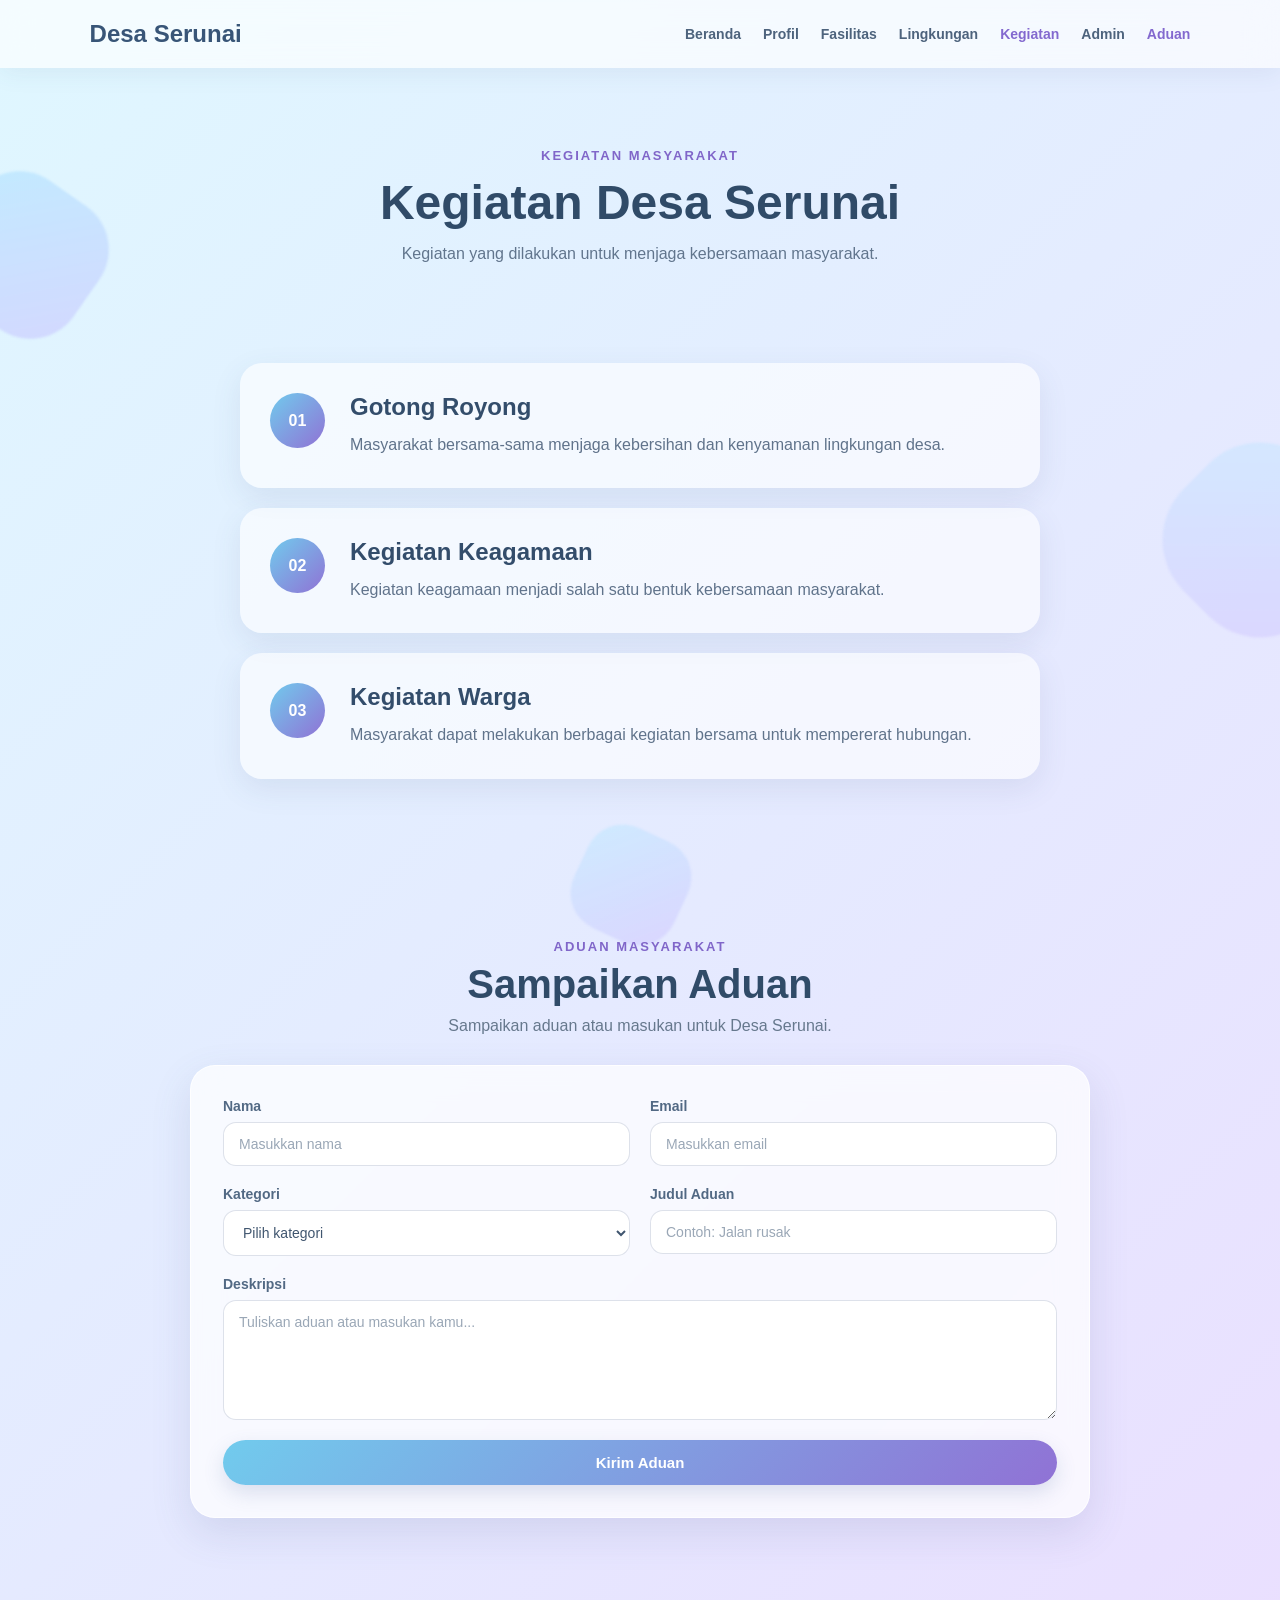
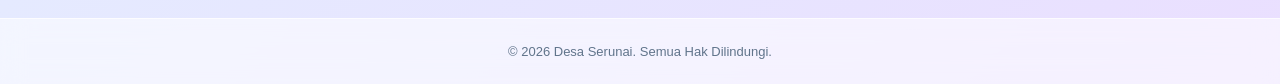
<file: kegiatan.html>
<!DOCTYPE html>
<html lang="id">

<head>
    <meta charset="UTF-8">
    <meta name="viewport" content="width=device-width, initial-scale=1.0">

    <title>Desa Serunai | Kegiatan</title>

    <link rel="stylesheet" href="style.css">
    <link rel="icon" type="image/png" href="favicon.png">
</head>

<body>

    <!-- DEKORASI -->
    <div class="shape shape1"></div>
    <div class="shape shape2"></div>
    <div class="shape shape3"></div>


    <!-- NAVIGASI -->
    <header>

        <div class="logo">
            Desa Serunai
        </div>

        <nav>
            <a href="index.html">Beranda</a>
            <a href="profil.html">Profil</a>
            <a href="fasilitas.html">Fasilitas</a>
            <a href="lingkungan.html">Lingkungan</a>
            <a href="kegiatan.html" class="active">Kegiatan</a>
            <a href="admin.html">Admin</a>
            <a href="aduan.html" class="active">Aduan</a>
        </nav>

    </header>


    <main>

        <!-- JUDUL KEGIATAN -->
        <section class="page-title">

            <p class="label">
                KEGIATAN MASYARAKAT
            </p>

            <h1>
                Kegiatan Desa Serunai
            </h1>

            <p>
                Kegiatan yang dilakukan untuk menjaga
                kebersamaan masyarakat.
            </p>

        </section>


        <!-- DAFTAR KEGIATAN -->
        <section class="activity">

            <div class="activity-card">

                <div class="number">
                    01
                </div>

                <div>
                    <h2>Gotong Royong</h2>

                    <p>
                        Masyarakat bersama-sama menjaga
                        kebersihan dan kenyamanan lingkungan desa.
                    </p>
                </div>

            </div>


            <div class="activity-card">

                <div class="number">
                    02
                </div>

                <div>
                    <h2>Kegiatan Keagamaan</h2>

                    <p>
                        Kegiatan keagamaan menjadi salah satu
                        bentuk kebersamaan masyarakat.
                    </p>
                </div>

            </div>


            <div class="activity-card">

                <div class="number">
                    03
                </div>

                <div>
                    <h2>Kegiatan Warga</h2>

                    <p>
                        Masyarakat dapat melakukan berbagai
                        kegiatan bersama untuk mempererat hubungan.
                    </p>
                </div>

            </div>

        </section>


        <!-- =========================
             ADUAN MASYARAKAT
        ========================= -->

        <section class="aduan">

            <div class="aduan-title">

                <p class="label">
                    ADUAN MASYARAKAT
                </p>

                <h1>
                    Sampaikan Aduan
                </h1>

                <p>
                    Sampaikan aduan atau masukan untuk Desa Serunai.
                </p>

            </div>


            <!-- FORM ADUAN -->
            <form id="formAduan">


                <!-- NAMA -->
                <div class="form-group">

                    <label for="nama">
                        Nama
                    </label>

                    <input
                        type="text"
                        id="nama"
                        placeholder="Masukkan nama"
                        required
                    >

                </div>


                <!-- EMAIL -->
                <div class="form-group">

                    <label for="email">
                        Email
                    </label>

                    <input
                        type="email"
                        id="email"
                        placeholder="Masukkan email"
                        required
                    >

                </div>


                <!-- KATEGORI -->
                <div class="form-group">

                    <label for="kategori">
                        Kategori
                    </label>

                    <select id="kategori" required>

                        <option value="">
                            Pilih kategori
                        </option>

                        <option value="Infrastruktur">
                            Infrastruktur
                        </option>

                        <option value="Kebersihan">
                            Kebersihan
                        </option>

                        <option value="Fasilitas">
                            Fasilitas
                        </option>

                        <option value="Lingkungan">
                            Lingkungan
                        </option>

                        <option value="Lainnya">
                            Lainnya
                        </option>

                    </select>

                </div>


                <!-- JUDUL ADUAN -->
                <div class="form-group">

                    <label for="judul">
                        Judul Aduan
                    </label>

                    <input
                        type="text"
                        id="judul"
                        placeholder="Contoh: Jalan rusak"
                        required
                    >

                </div>


                <!-- DESKRIPSI -->
                <div class="form-group full">

                    <label for="deskripsi">
                        Deskripsi
                    </label>

                    <textarea
                        id="deskripsi"
                        placeholder="Tuliskan aduan atau masukan kamu..."
                        required
                    ></textarea>

                </div>


                <!-- TOMBOL -->
                <button
                    type="submit"
                    class="button"
                >
                    Kirim Aduan
                </button>

            </form>


            <!-- PESAN -->
            <p id="pesanAduan"></p>
            <div id="statusAduan" class="status-aduan"></div>

        </section>

    </main>


    <!-- FOOTER -->
    <footer>

        <p>
            © 2026 Desa Serunai. Semua Hak Dilindungi.
        </p>

    </footer>


    <!-- JAVASCRIPT -->
    <script src="script.js"></script>

</body>

</html>
</file>
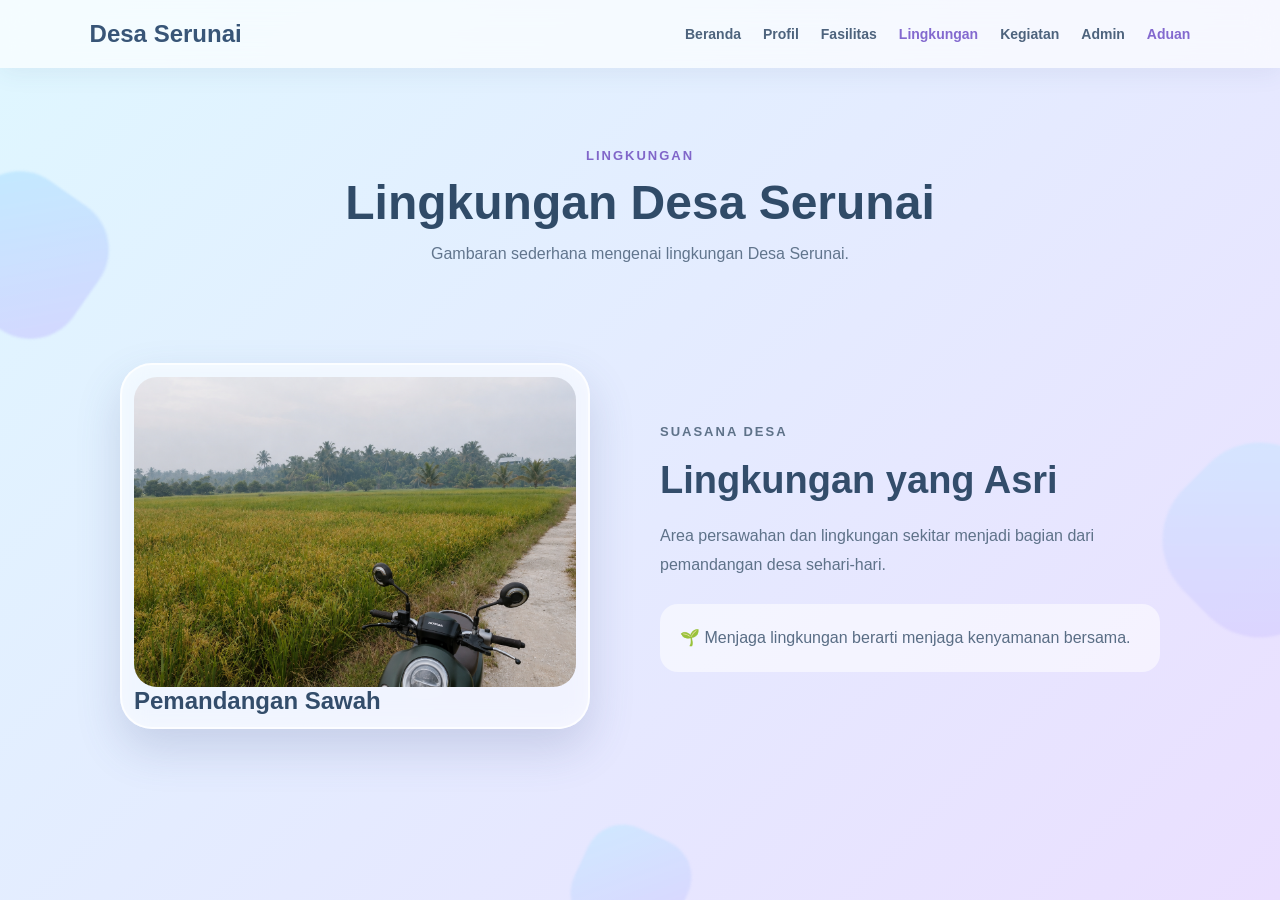
<file: lingkungan.html>
<!DOCTYPE html>
<html lang="id">
<head>
    <meta charset="UTF-8">
    <meta name="viewport" content="width=device-width, initial-scale=1.0">
    <title>Desa Serunai | Lingkungan</title>
    <link rel="stylesheet" href="style.css">
    <link rel="icon" type="image/png" href="favicon.png">
</head>

<body>

    <div class="shape shape1"></div>
    <div class="shape shape2"></div>
    <div class="shape shape3"></div>

    <header>
        <div class="logo">Desa Serunai</div>

        <nav>
            <a href="index.html">Beranda</a>
            <a href="profil.html">Profil</a>
            <a href="fasilitas.html">Fasilitas</a>
            <a href="lingkungan.html" class="active">Lingkungan</a>
            <a href="kegiatan.html">Kegiatan</a>
            <a href="admin.html">Admin</a>
            <a href="aduan.html" class="active">Aduan</a>
        </nav>
    </header>

    <main>

        <section class="page-title">

            <p class="label">LINGKUNGAN</p>

            <h1>Lingkungan Desa Serunai</h1>

            <p>
                Gambaran sederhana mengenai lingkungan
                Desa Serunai.
            </p>

        </section>


        <section class="content">

            <div class="foto-frame">
                <img src="images/sawah.png" alt="Sawah Desa Serunai">
              <h2 class="nama-lingkungan">Pemandangan Sawah</h2>
            </div>

            <div class="content-text">

                <p class="label">SUASANA DESA</p>

                <h2>Lingkungan yang Asri</h2>

                <p class="deskripsi-lingkungan">
    Area persawahan dan lingkungan sekitar menjadi bagian dari pemandangan desa sehari-hari.
</p>



                

                <div class="quote">
                    🌱 Menjaga lingkungan berarti menjaga
                    kenyamanan bersama.
                </div>

            </div>

        </section>

    </main>

    <script src="script.js"></script>

</body>
</html>
</file>
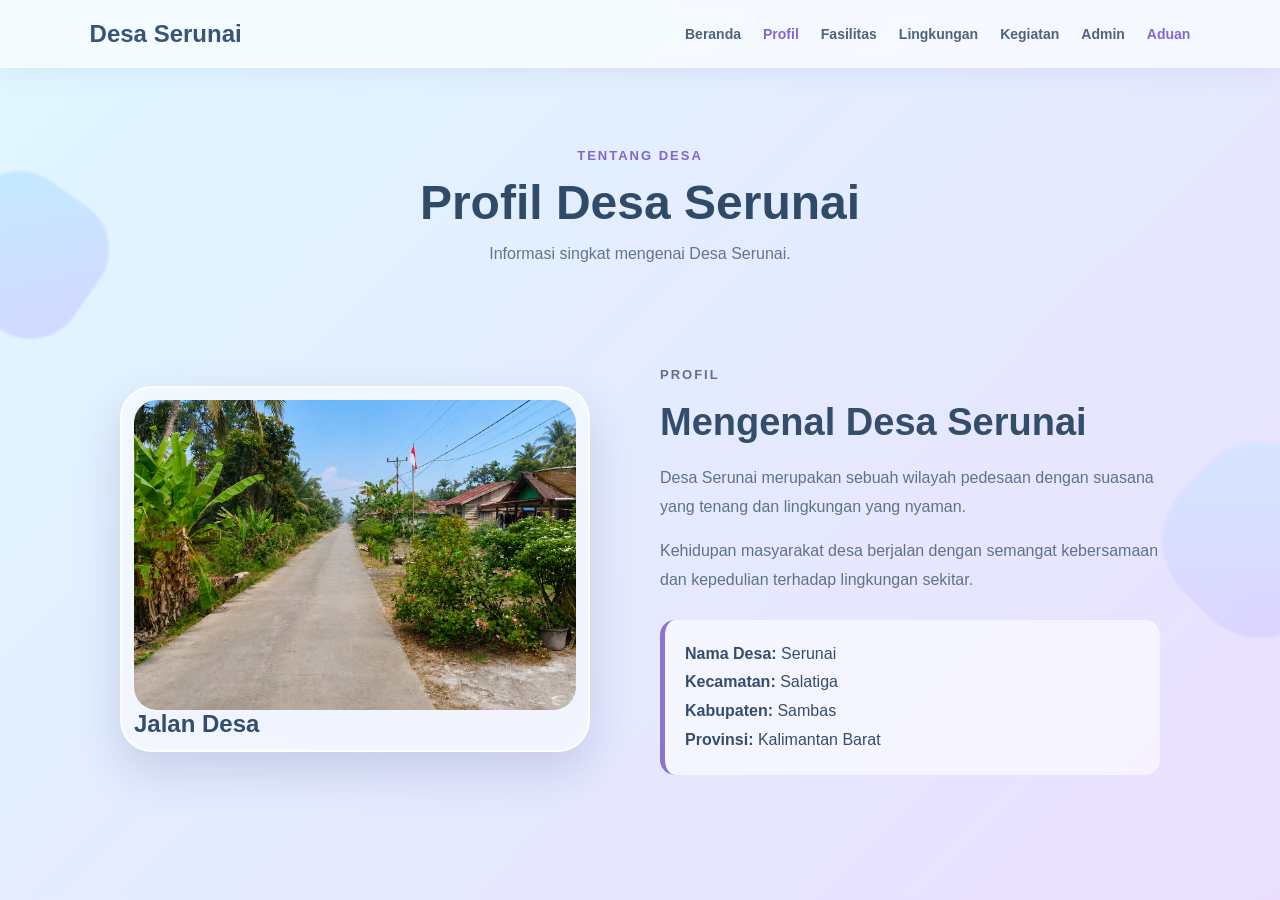
<file: profil.html>
<!DOCTYPE html>
<html lang="id">
<head>
    <meta charset="UTF-8">
    <meta name="viewport" content="width=device-width, initial-scale=1.0">
    <title>Desa Serunai | Profil</title>
    <link rel="stylesheet" href="style.css">
    <link rel="icon" type="image/png" href="favicon.png">
</head>

<body>

    <div class="shape shape1"></div>
    <div class="shape shape2"></div>

    <header>
        <div class="logo">Desa Serunai</div>

        <nav>
            <a href="index.html">Beranda</a>
            <a href="profil.html" class="active">Profil</a>
            <a href="fasilitas.html">Fasilitas</a>
            <a href="lingkungan.html">Lingkungan</a>
            <a href="kegiatan.html">Kegiatan</a>
            <a href="admin.html">Admin</a>
            <a href="aduan.html" class="active">Aduan</a>
        </nav>
    </header>

    <main>

        <section class="page-title">
            <p class="label">TENTANG DESA</p>

            <h1>Profil Desa Serunai</h1>

            <p>
                Informasi singkat mengenai Desa Serunai.
            </p>
        </section>


        <section class="content">

            <div class="foto-frame">
                <img src="images/jalan.png" alt="Jalan Desa Serunai">
              <h2>Jalan Desa</h2>
            </div>

            <div class="content-text">

                <p class="label">PROFIL</p>

                <h2>Mengenal Desa Serunai</h2>

                <p>
                    Desa Serunai merupakan sebuah wilayah
                    pedesaan dengan suasana yang tenang
                    dan lingkungan yang nyaman.
                </p>

                <p>
                    Kehidupan masyarakat desa berjalan dengan
                    semangat kebersamaan dan kepedulian
                    terhadap lingkungan sekitar.
                </p>

                <div class="info-box">
                    <p><strong>Nama Desa:</strong> Serunai</p>
                    <p><strong>Kecamatan:</strong> Salatiga</p>
                    <p><strong>Kabupaten:</strong> Sambas</p>
                    <p><strong>Provinsi:</strong> Kalimantan Barat</p>
                </div>

            </div>

        </section>

    </main>

    <script src="script.js"></script>

</body>
</html>
</file>
<file: style.css>
* {
    margin: 0;
    padding: 0;
    box-sizing: border-box;
}

html {
    scroll-behavior: smooth;
}

body {
    font-family: Arial, sans-serif;
    min-height: 100vh;
    color: #334d6b;

    background: linear-gradient(
        135deg,
        #dff7ff,
        #eadfff
    );

    overflow-x: hidden;
}


/* =========================
   BENTUK 3D BERGERAK
========================= */

.shape {
    position: fixed;
    z-index: -1;
    opacity: 0.45;
    filter: blur(1px);

    animation: floating 6s ease-in-out infinite;
}

.shape1 {
    width: 150px;
    height: 150px;

    left: -50px;
    top: 20%;

    border-radius: 35%;

    background: linear-gradient(
        135deg,
        #9edfff,
        #c4b5ff
    );

    transform: rotate(35deg);
}

.shape2 {
    width: 180px;
    height: 180px;

    right: -70px;
    top: 50%;

    border-radius: 40%;

    background: linear-gradient(
        135deg,
        #bdeaff,
        #d0bfff
    );

    transform: rotate(45deg);

    animation-delay: 2s;
}

.shape3 {
    width: 110px;
    height: 110px;

    left: 45%;
    bottom: -40px;

    border-radius: 35%;

    background: linear-gradient(
        135deg,
        #b4eaff,
        #cdbdff
    );

    transform: rotate(25deg);

    animation-delay: 3s;
}

@keyframes floating {

    0% {
        transform: translateY(0) rotate(35deg);
    }

    50% {
        transform: translateY(-30px) rotate(70deg);
    }

    100% {
        transform: translateY(0) rotate(35deg);
    }
}


/* =========================
   HEADER
========================= */

header {
    position: sticky;
    top: 0;
    z-index: 100;

    display: flex;
    justify-content: space-between;
    align-items: center;

    padding: 20px 7%;

    background: rgba(255, 255, 255, 0.65);

    backdrop-filter: blur(15px);

    box-shadow:
        0 5px 25px
        rgba(70, 90, 130, 0.08);
}

.logo {
    font-size: 24px;
    font-weight: bold;
    color: #385577;
}

nav {
    display: flex;
    gap: 22px;
}

nav a {
    color: #4d637d;
    text-decoration: none;

    font-size: 14px;
    font-weight: bold;

    transition: 0.3s;
}

nav a:hover,
nav a.active {
    color: #8369cf;
}


/* =========================
   HERO
========================= */

.hero {
    min-height: 85vh;

    padding: 70px 8%;

    display: flex;
    justify-content: space-between;
    align-items: center;

    gap: 60px;
}

.hero-text {
    max-width: 550px;
}

.label {
    margin-bottom: 12px;

    color: #8066c9;

    font-size: 13px;
    font-weight: bold;

    letter-spacing: 2px;
}

.hero h1 {
    margin-bottom: 20px;

    font-size: 65px;

    color: #294763;
}

.hero h1 span {
    color: #8066c9;
}

.description {
    margin-bottom: 30px;

    color: #5b7089;

    font-size: 17px;

    line-height: 1.8;
}

.button {
    display: inline-block;

    padding: 14px 25px;

    color: white;

    text-decoration: none;

    border-radius: 30px;

    background: linear-gradient(
        135deg,
        #71cbed,
        #9072d5
    );

    box-shadow:
        0 10px 25px
        rgba(80, 100, 160, 0.25);

    transition: 0.3s;
}

.button:hover {
    transform: translateY(-5px);
}


/* =========================
   FRAME FOTO
========================= */

.foto-frame {
    position: relative;

    width: 470px;

    height: auto;

    padding: 12px;

    background: rgba(
        255,
        255,
        255,
        0.45
    );

    border: 2px solid rgba(
        255,
        255,
        255,
        0.8
    );

    border-radius: 32px;

    backdrop-filter: blur(12px);

    box-shadow:
        0 20px 45px
        rgba(75, 90, 140, 0.20),

        inset 0 0 20px
        rgba(255, 255, 255, 0.4);

    animation:
        photoFloat
        4s ease-in-out infinite;

    transition: 0.4s;
}

.foto-frame:hover {
    transform:
        translateY(-10px)
        scale(1.02);
}


/* =========================
   FOTO
========================= */

.foto-frame img {
    width: 100%;

    height: 310px;

    display: block;

    object-fit: cover;

    border-radius: 23px;
}


/* =========================
   TULISAN DI BAWAH FOTO
========================= */

.foto-caption {
    position: static;

    margin-top: 12px;

    padding: 12px 16px;

    color: #40566f;

    background: rgba(
        255,
        255,
        255,
        0.75
    );

    border-radius: 15px;

    text-align: left;

    box-shadow:
        0 5px 15px
        rgba(70, 90, 130, 0.08);
}

.foto-caption h3 {
    margin-bottom: 5px;

    font-size: 17px;

    color: #5368a0;
}

.foto-caption p {
    margin: 0;

    font-size: 13px;

    color: #718198;
}


/* =========================
   ANIMASI FOTO
========================= */

@keyframes photoFloat {

    0%,
    100% {
        transform:
            translateY(0)
            rotate(2deg);
    }

    50% {
        transform:
            translateY(-12px)
            rotate(2deg);
    }
}


/* =========================
   ALAMAT
========================= */

.alamat {
    max-width: 850px;

    margin:
        30px auto
        80px;

    padding:
        45px 30px;

    text-align: center;
}

.alamat h2 {
    margin-bottom: 25px;

    font-size: 36px;
}

.alamat-box {
    padding: 25px;

    text-align: left;

    border-radius: 20px;

    background: rgba(
        255,
        255,
        255,
        0.6
    );

    box-shadow:
        0 10px 30px
        rgba(70, 90, 130, 0.10);

    line-height: 2;
}


/* =========================
   INTRO
========================= */

.intro {
    max-width: 750px;

    margin: auto;

    padding:
        40px 25px
        80px;

    text-align: center;
}

.intro h2 {
    margin-bottom: 20px;

    font-size: 38px;
}

.intro p:last-child {
    color: #5c7189;

    line-height: 1.8;
}


/* =========================
   CARD
========================= */

.cards {
    padding:
        20px 8%
        90px;

    display: grid;

    grid-template-columns:
        repeat(3, 1fr);

    gap: 25px;
}

.card {
    padding: 30px;

    text-align: center;

    border-radius: 25px;

    background: rgba(
        255,
        255,
        255,
        0.62
    );

    box-shadow:
        0 12px 30px
        rgba(70, 90, 130, 0.10);

    transition: 0.3s;
}

.card:hover {
    transform: translateY(-8px);
}

.icon {
    font-size: 40px;

    margin-bottom: 15px;
}

.card h3 {
    margin-bottom: 10px;
}

.card p {
    color: #60748b;

    line-height: 1.6;
}


/* =========================
   JUDUL HALAMAN
========================= */

.page-title {
    padding:
        80px 20px
        60px;

    text-align: center;
}

.page-title h1 {
    margin-bottom: 15px;

    font-size: 48px;

    color: #304b68;
}

.page-title > p:last-child {
    color: #61758d;
}


/* =========================
   CONTENT
========================= */

.content {
    padding:
        20px 8%
        90px;

    display: flex;

    justify-content: center;

    align-items: center;

    gap: 70px;
}

.content-text {
    max-width: 500px;
}

.content-text h2 {
    margin-bottom: 20px;

    font-size: 38px;
}

.content-text > p {
    margin-bottom: 15px;

    color: #5e7289;

    line-height: 1.8;
}

.info-box {
    margin-top: 25px;

    padding: 20px;

    border-left:
        5px solid #8b73d2;

    border-radius: 15px;

    background: rgba(
        255,
        255,
        255,
        0.6
    );

    line-height: 1.8;
}


/* =========================
   FASILITAS
========================= */

.facility {
    max-width: 1000px;

    margin: auto;

    padding:
        20px 8%
        90px;

    display: grid;

    grid-template-columns:
        repeat(2, 1fr);

    gap: 35px;
}

.facility-card {
    padding: 25px;

    border-radius: 25px;

    background: rgba(
        255,
        255,
        255,
        0.62
    );

    box-shadow:
        0 15px 35px
        rgba(70, 90, 130, 0.12);

    transition: 0.3s;
}

.facility-card:hover {
    transform: translateY(-8px);
}


/* FOTO FASILITAS */

.small-frame {
    width: 100%;

    height: auto;
}

.small-frame img {
    height: 240px;
}

.facility-card h2 {
    margin:
        22px 0
        10px;
}

.facility-card p {
    color: #60738b;

    line-height: 1.7;
}


/* =========================
   QUOTE
========================= */

.quote {
    margin-top: 25px;

    padding: 20px;

    border-radius: 18px;

    background: rgba(
        255,
        255,
        255,
        0.55
    );

    color: #596d85;

    line-height: 1.7;
}


/* =========================
   KEGIATAN
========================= */

.activity {
    max-width: 850px;

    margin: auto;

    padding:
        20px 25px
        90px;
}

.activity-card {
    display: flex;

    align-items: flex-start;

    gap: 25px;

    padding: 30px;

    margin-bottom: 20px;

    border-radius: 22px;

    background: rgba(
        255,
        255,
        255,
        0.62
    );

    box-shadow:
        0 10px 30px
        rgba(70, 90, 130, 0.10);

    transition: 0.3s;
}

.activity-card:hover {
    transform: translateX(8px);
}

.number {
    min-width: 55px;

    height: 55px;

    display: flex;

    justify-content: center;

    align-items: center;

    border-radius: 50%;

    color: white;

    font-weight: bold;

    background: linear-gradient(
        135deg,
        #71cbed,
        #9072d5
    );
}

.activity-card h2 {
    margin-bottom: 10px;
}

.activity-card p {
    color: #60738b;

    line-height: 1.7;
}


/* =========================
   RESPONSIVE HP
========================= */

@media (max-width: 850px) {

    header {
        flex-direction: column;

        gap: 15px;
    }

    nav {
        flex-wrap: wrap;

        justify-content: center;

        gap: 12px;
    }

    nav a {
        font-size: 12px;
    }

    .hero {
        flex-direction: column;

        text-align: center;

        padding-top: 50px;
    }

    .hero h1 {
        font-size: 48px;
    }

    .hero-frame {
        width: 90%;

        height: auto;
    }

    .hero-frame img {
        height: 250px;
    }

    .cards {
        grid-template-columns: 1fr;
    }

    .content {
        flex-direction: column;

        text-align: center;
    }

    .content .foto-frame {
        width: 90%;

        height: auto;
    }

    .facility {
        grid-template-columns: 1fr;
    }

    .page-title h1 {
        font-size: 36px;
    }

    .activity-card {
        gap: 15px;

        padding: 22px;
    }
}

/* =========================
   ADUAN MASYARAKAT
========================= */

.aduan {
    width: 90%;
    max-width: 900px;
    margin: 70px auto 100px;
}

.aduan-title {
    text-align: center;
    margin-bottom: 30px;
}

.aduan-title .label {
    margin-bottom: 8px;
}

.aduan-title h1 {
    font-size: 40px;
    color: #304b68;
    margin: 0 0 10px;
}

.aduan-title p:last-child {
    color: #66788d;
    margin: 0;
}


/* =========================
   FORM
========================= */

#formAduan {
    width: 100%;
    box-sizing: border-box;

    display: grid;
    grid-template-columns: 1fr 1fr;
    gap: 20px;

    padding: 32px;

    background: rgba(255, 255, 255, 0.72);

    border: 1px solid rgba(255, 255, 255, 0.8);

    border-radius: 25px;

    box-shadow:
        0 15px 40px rgba(75, 90, 140, 0.14);

    backdrop-filter: blur(15px);
}


/* =========================
   FORM GROUP
========================= */

.form-group {
    display: flex;
    flex-direction: column;
    gap: 8px;
}

.form-group label {
    font-size: 14px;
    font-weight: bold;
    color: #526984;
}


/* =========================
   INPUT & SELECT
========================= */

#formAduan input,
#formAduan select,
#formAduan textarea {
    width: 100%;
    box-sizing: border-box;

    padding: 13px 15px;

    border: 1px solid rgba(100, 120, 160, 0.22);

    border-radius: 13px;

    background: rgba(255, 255, 255, 0.9);

    color: #40566f;

    font-family: Arial, sans-serif;
    font-size: 14px;

    outline: none;

    transition: 0.3s;
}


/* FOCUS */

#formAduan input:focus,
#formAduan select:focus,
#formAduan textarea:focus {
    border-color: #9072d5;

    box-shadow:
        0 0 0 3px rgba(144, 114, 213, 0.12);
}


/* PLACEHOLDER */

#formAduan input::placeholder,
#formAduan textarea::placeholder {
    color: #9aa7b6;
}


/* =========================
   DESKRIPSI
========================= */

.form-group.full {
    grid-column: 1 / 3;
}

#formAduan textarea {
    min-height: 120px;
    resize: vertical;
}


/* =========================
   BUTTON
========================= */

#formAduan .button {
    grid-column: 1 / 3;

    width: 100%;

    padding: 14px;

    border: none;
    border-radius: 25px;

    background: linear-gradient(
        135deg,
        #71cbed,
        #9072d5
    );

    color: white;

    font-size: 15px;
    font-weight: bold;

    cursor: pointer;

    box-shadow:
        0 8px 20px rgba(80, 100, 160, 0.18);

    transition: 0.3s;
}

#formAduan .button:hover {
    transform: translateY(-2px);

    box-shadow:
        0 12px 25px rgba(80, 100, 160, 0.22);
}


/* =========================
   PESAN
========================= */

#pesanAduan {
    text-align: center;

    margin-top: 18px;

    color: #536b86;

    font-weight: bold;
}


/* =========================
   HP
========================= */

@media (max-width: 700px) {

    .aduan {
        width: 92%;
        margin-top: 50px;
    }

    .aduan-title h1 {
        font-size: 32px;
    }

    #formAduan {
        grid-template-columns: 1fr;
        padding: 22px;
        gap: 17px;
    }

    .form-group.full,
    #formAduan .button {
        grid-column: 1;
    }

}
/* =========================
   FOOTER
========================= */

footer {
    margin-top: 40px;
    padding: 25px 20px;

    text-align: center;

    background: rgba(255, 255, 255, 0.55);

    border-top: 1px solid rgba(255, 255, 255, 0.7);

    color: #60748b;

    font-size: 13px;

    backdrop-filter: blur(12px);
}

footer p {
    margin: 0;
}
</file>
